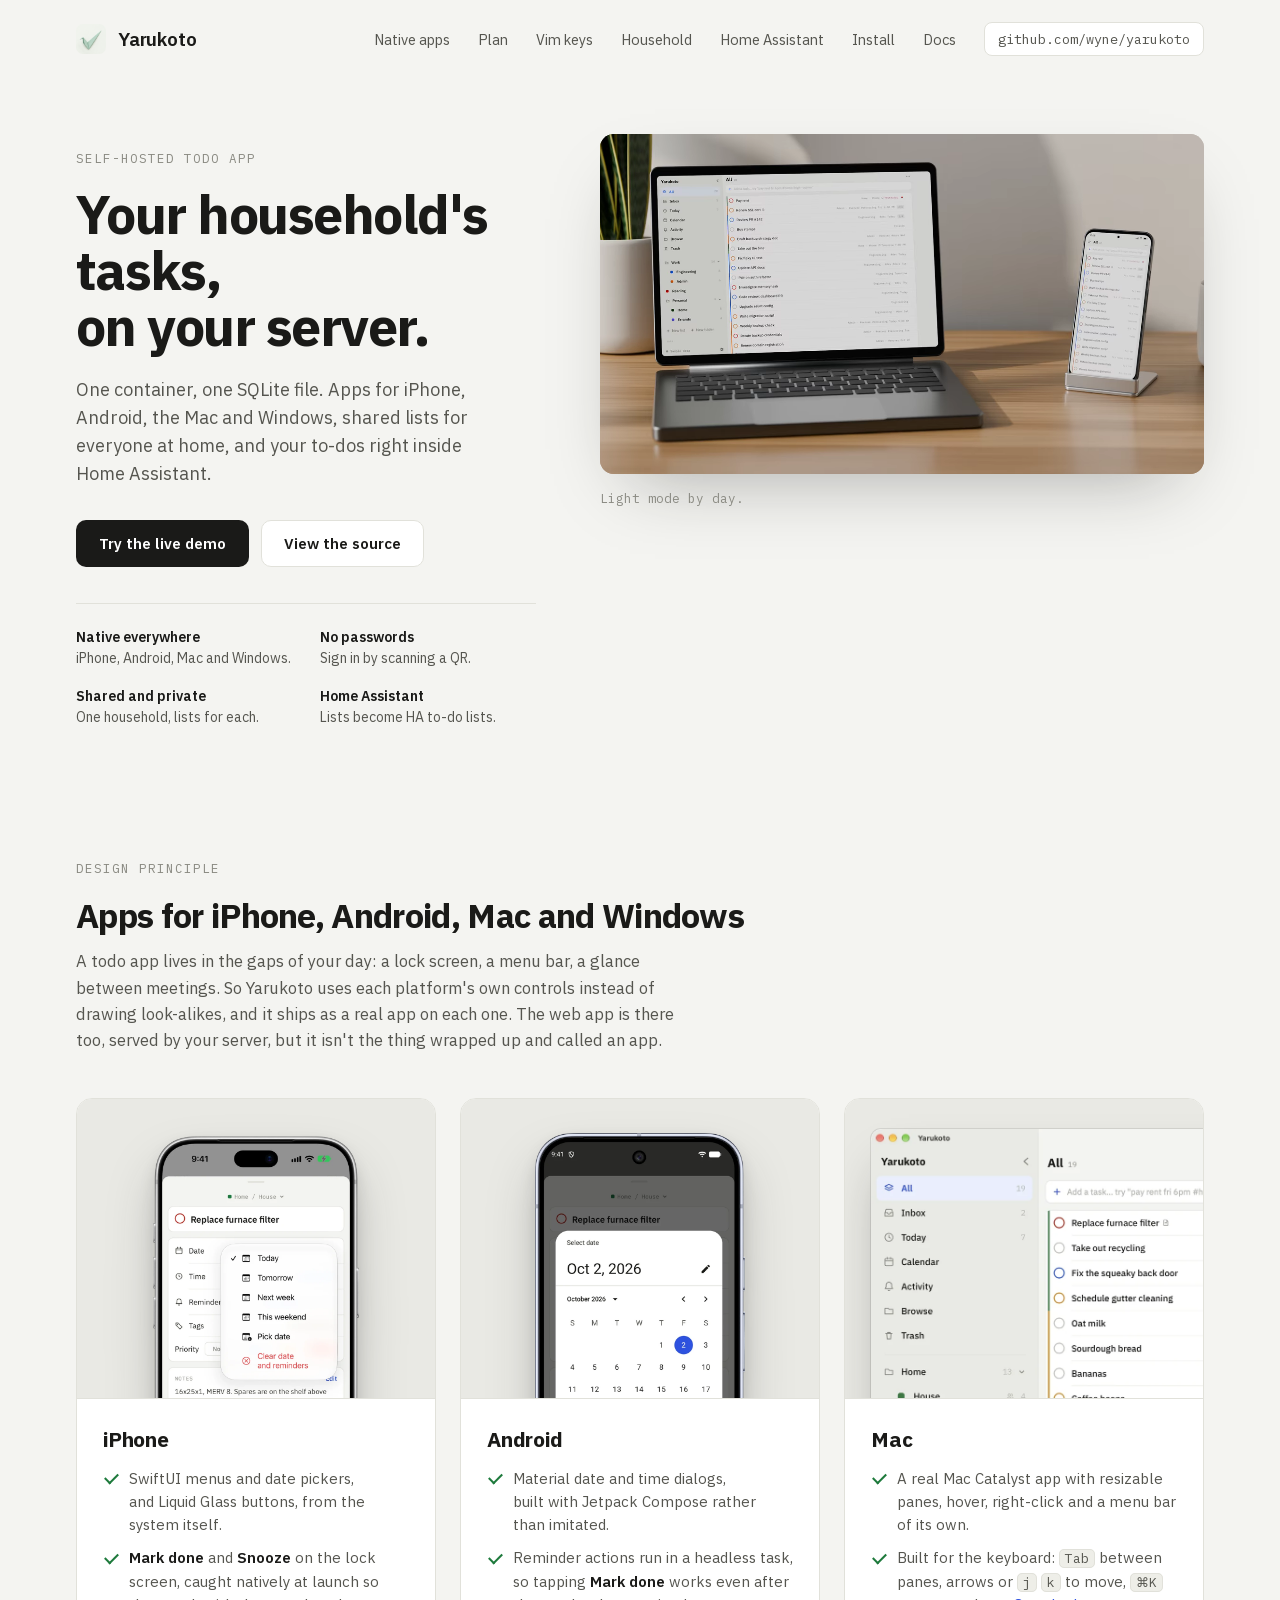
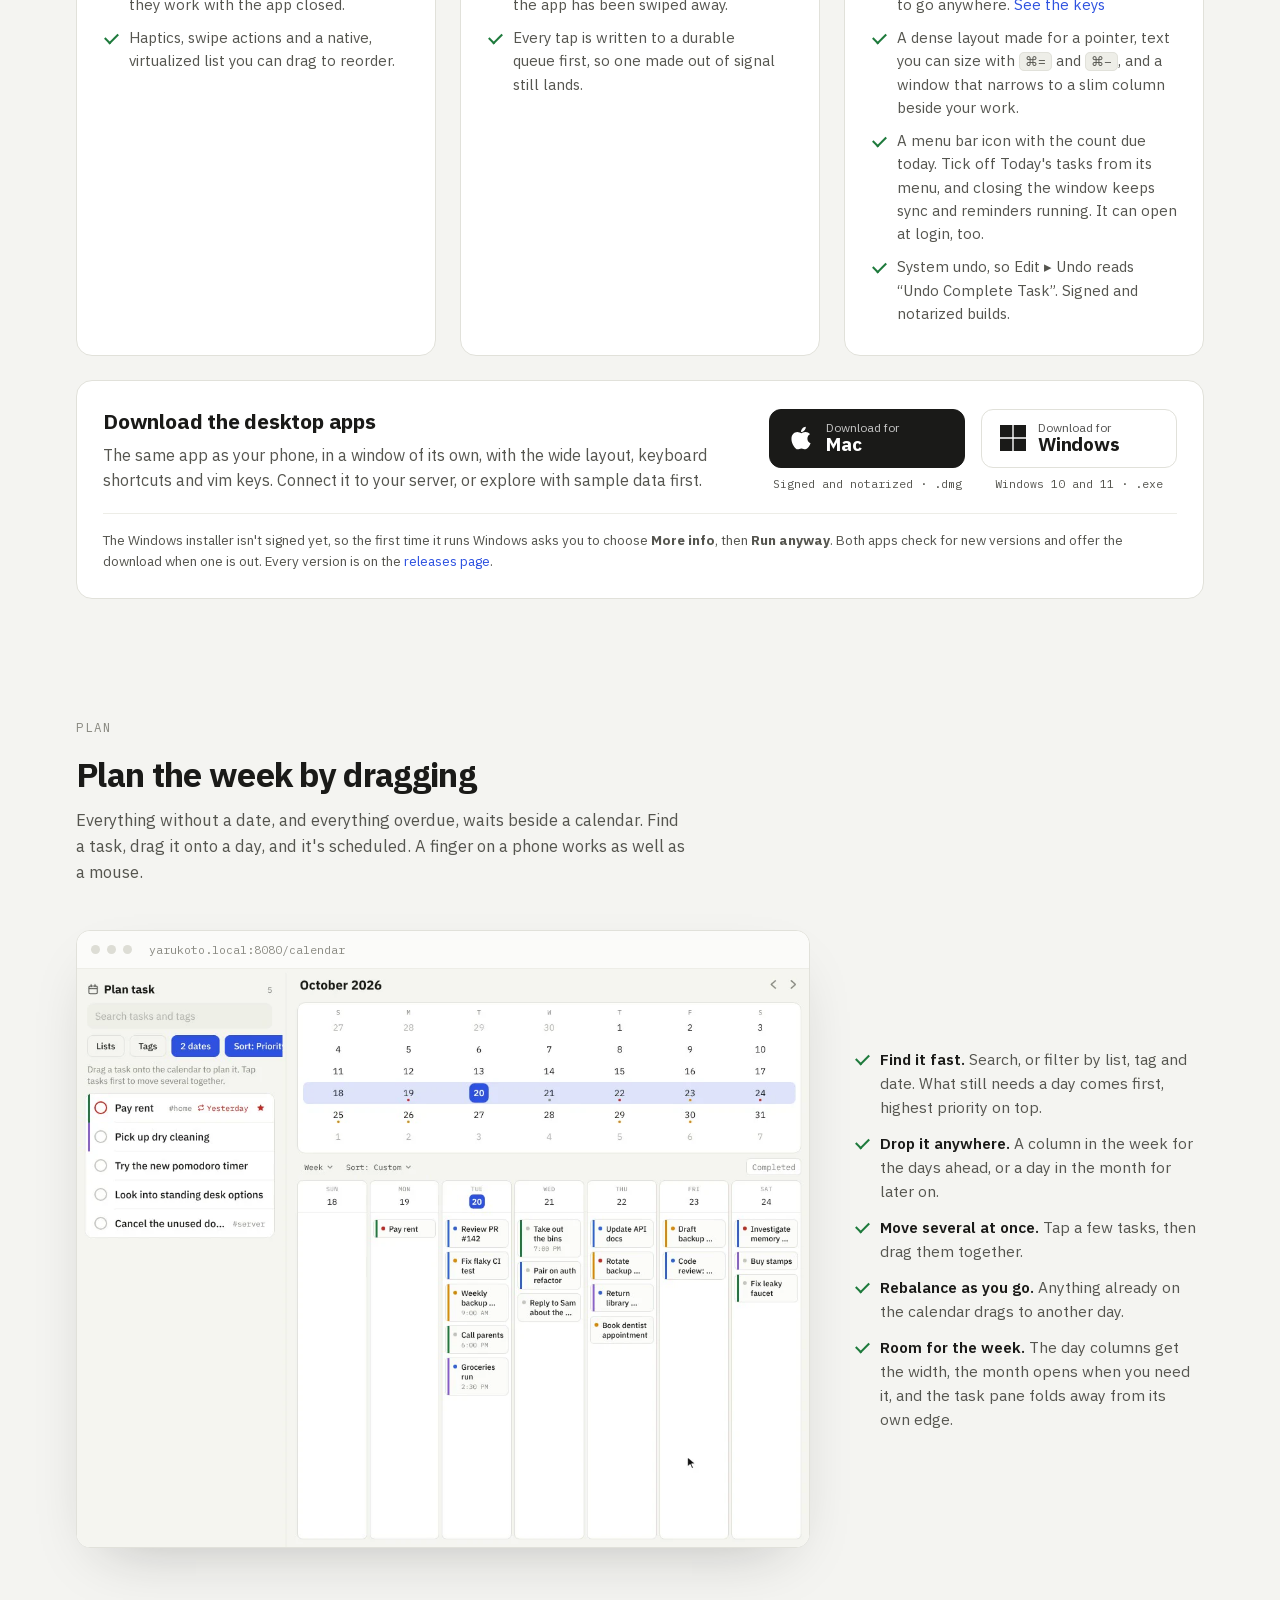
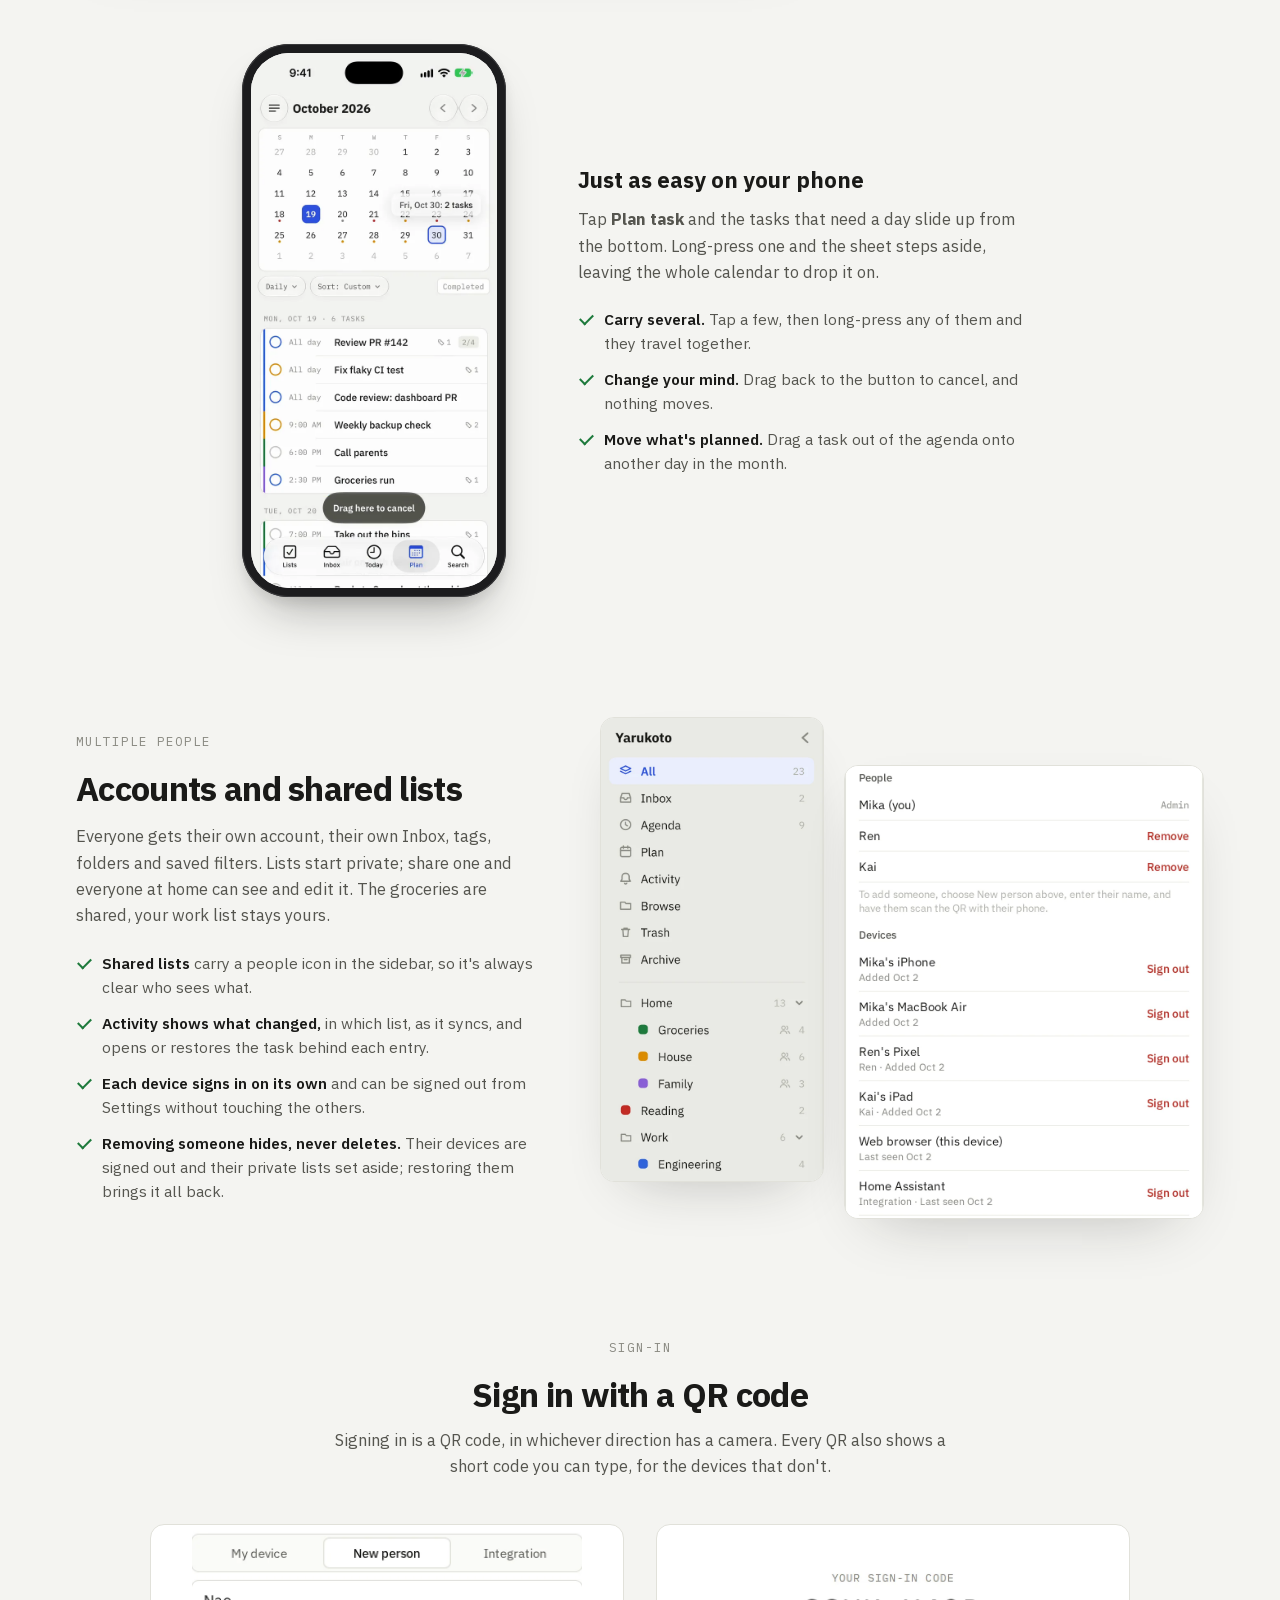
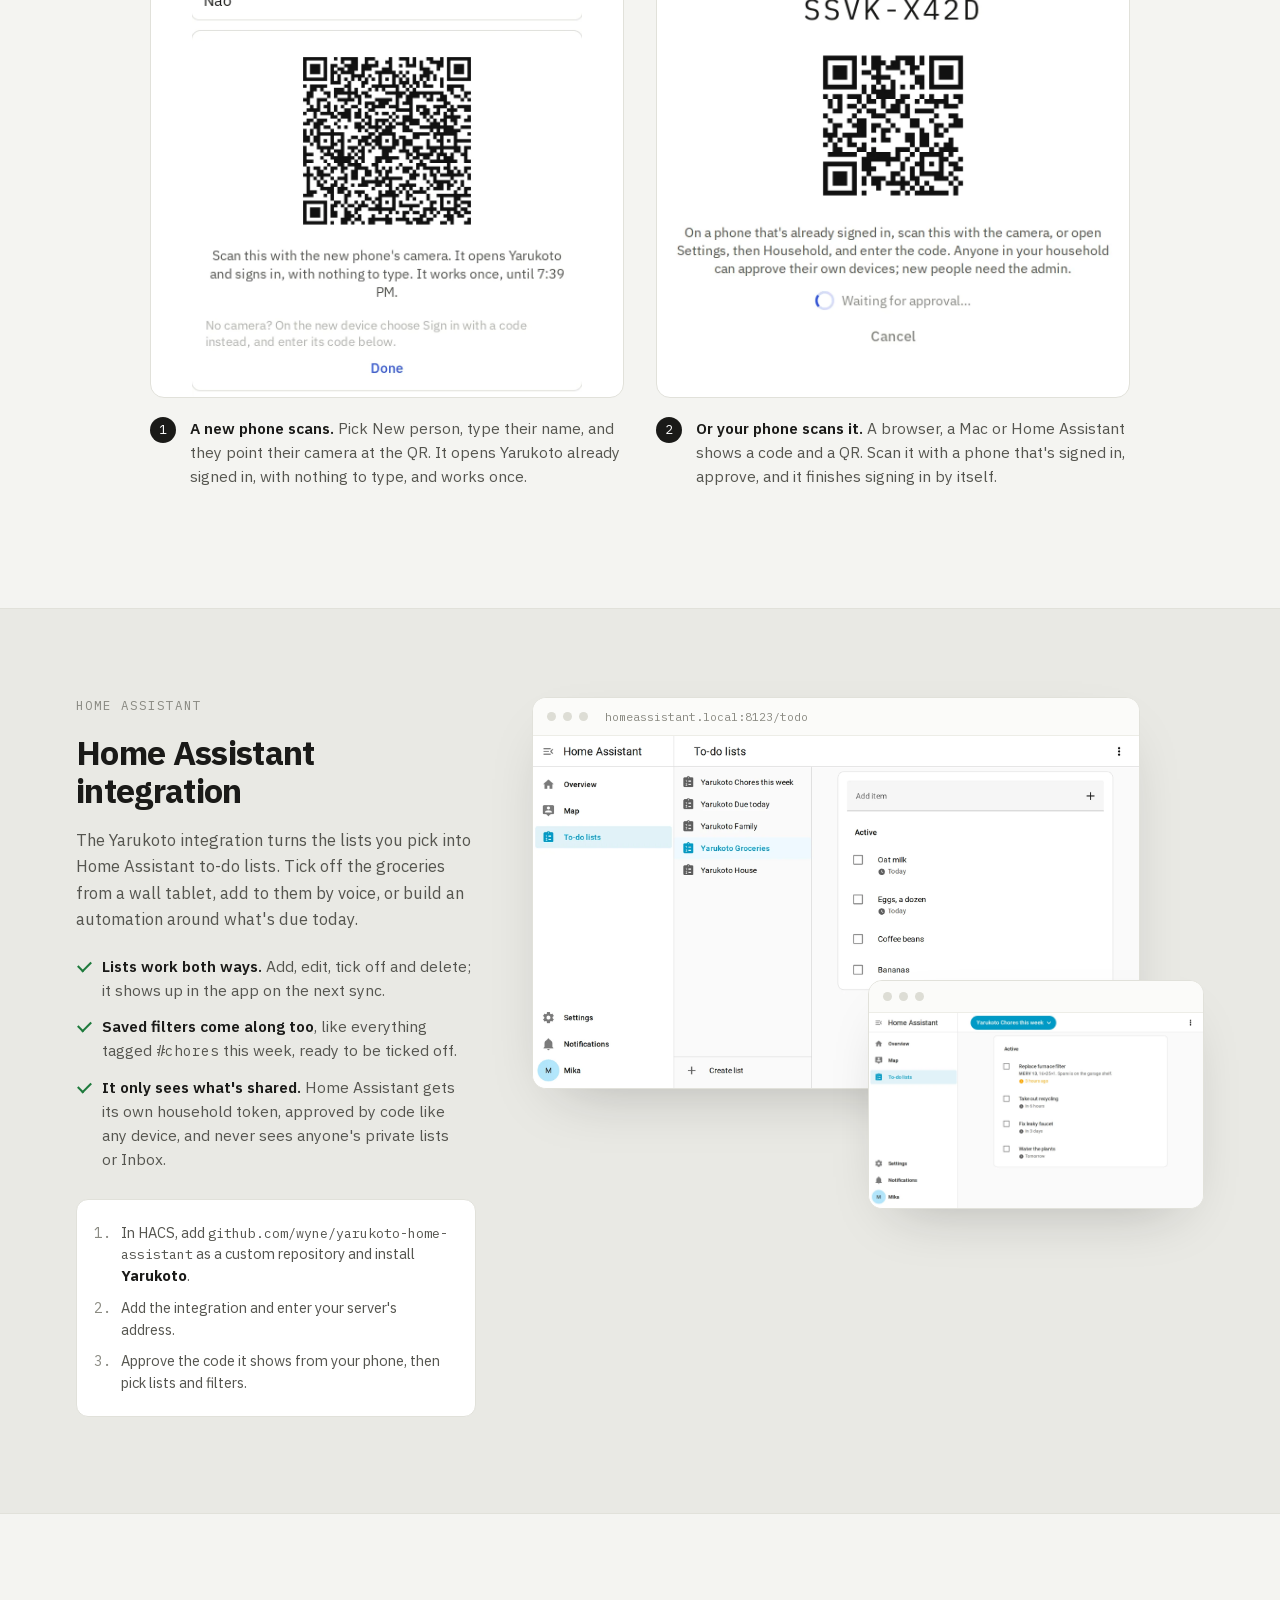
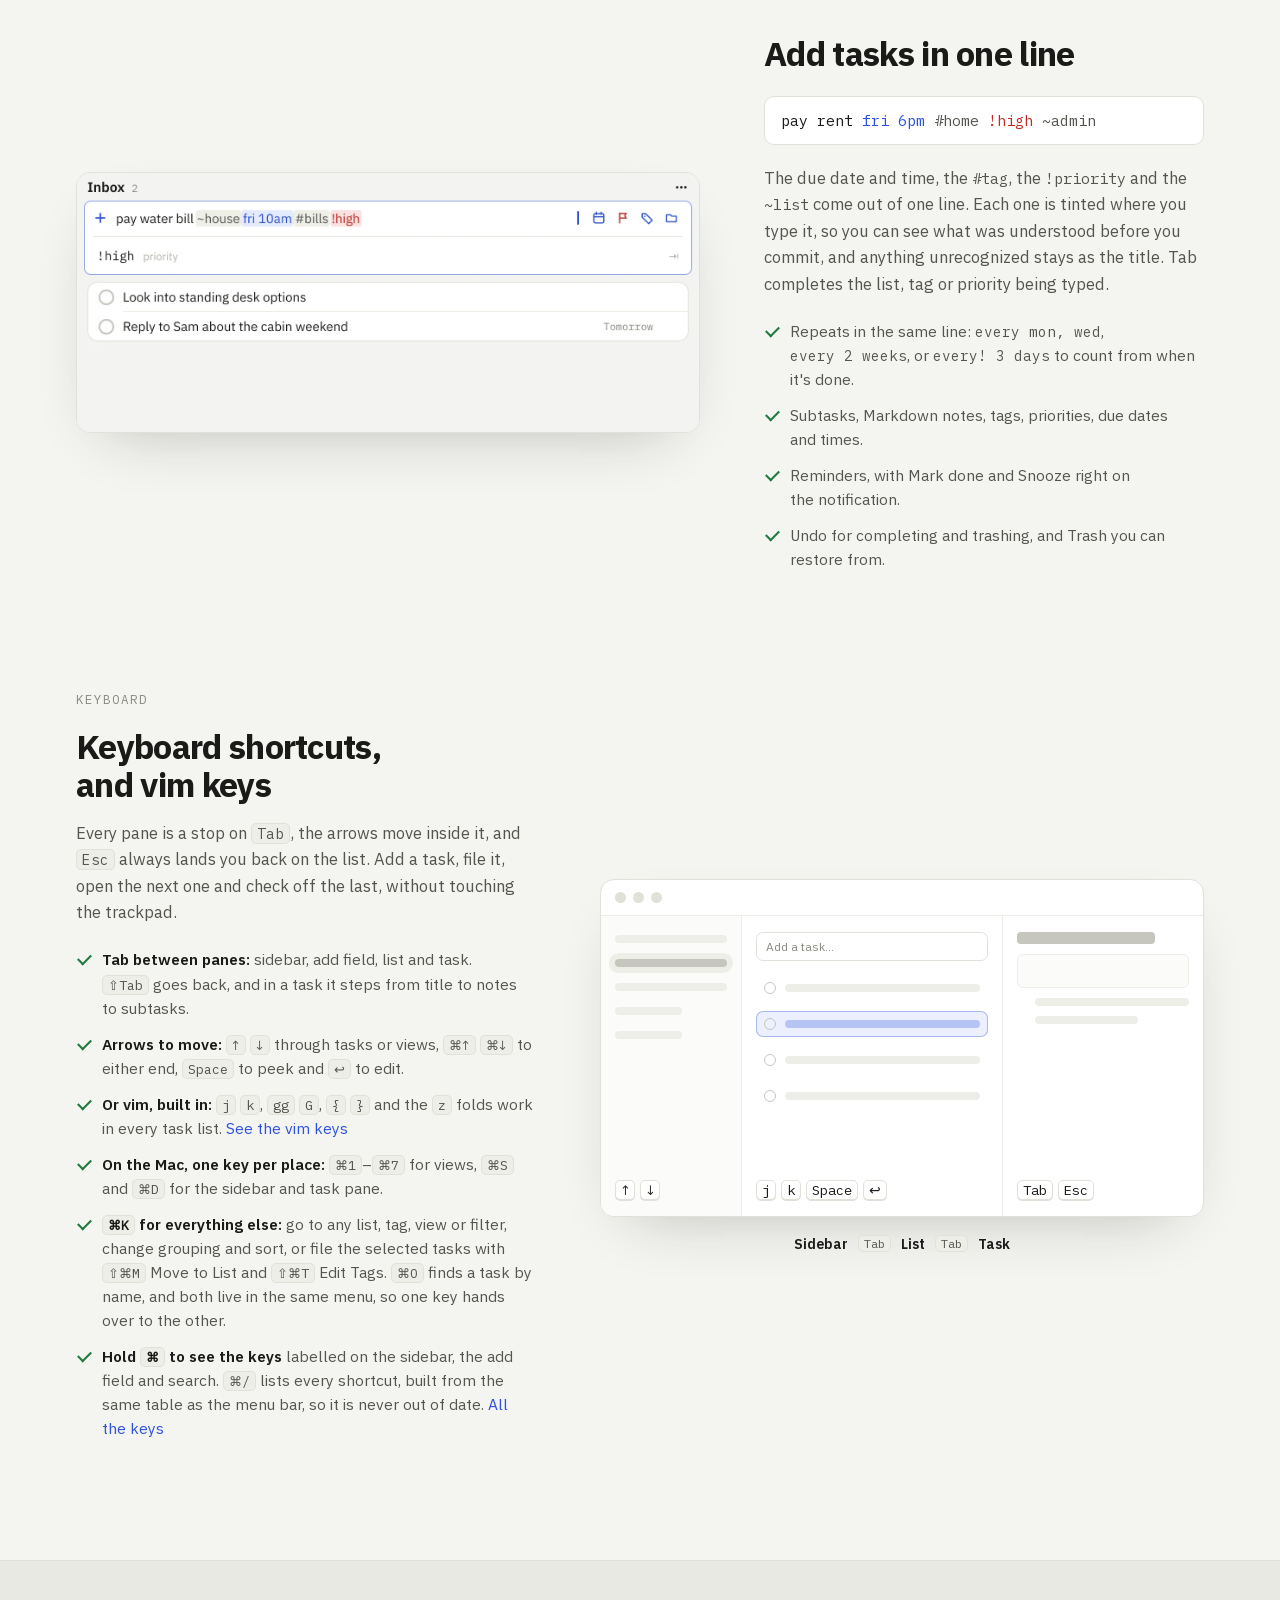
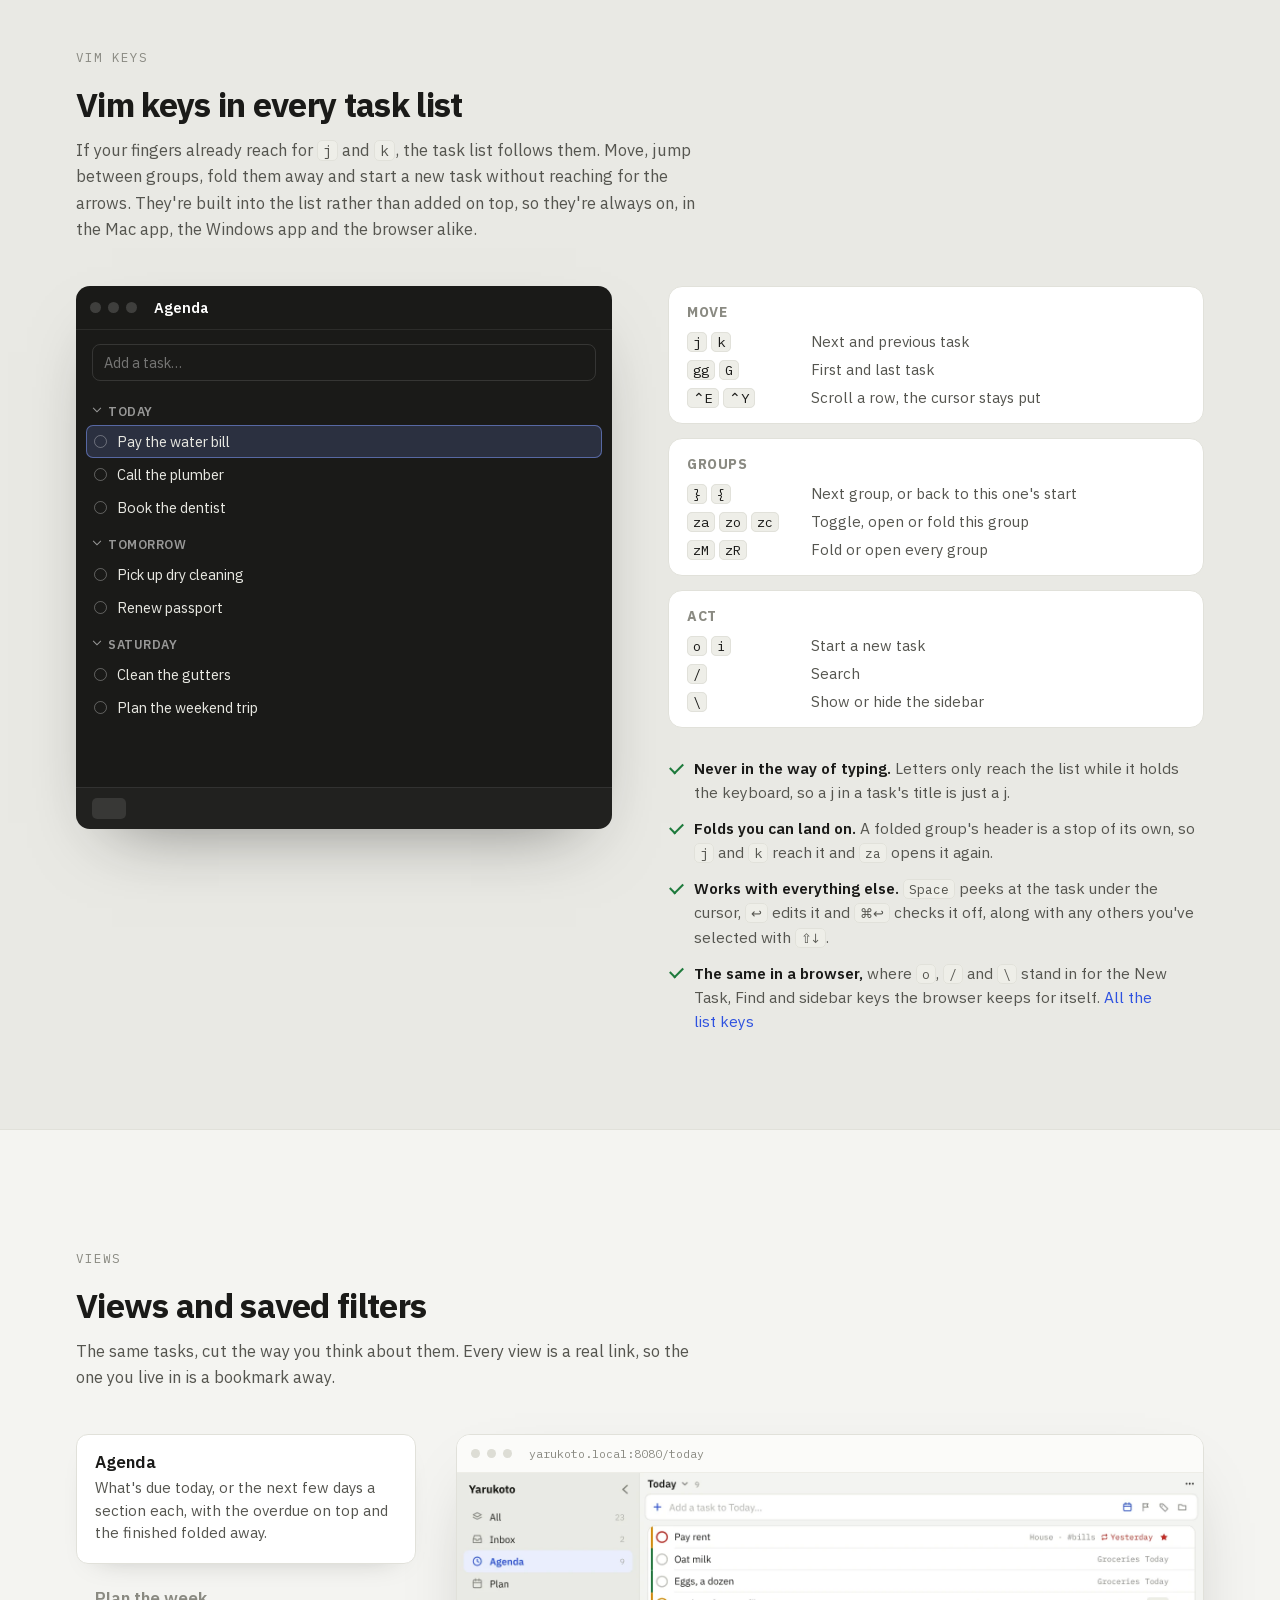
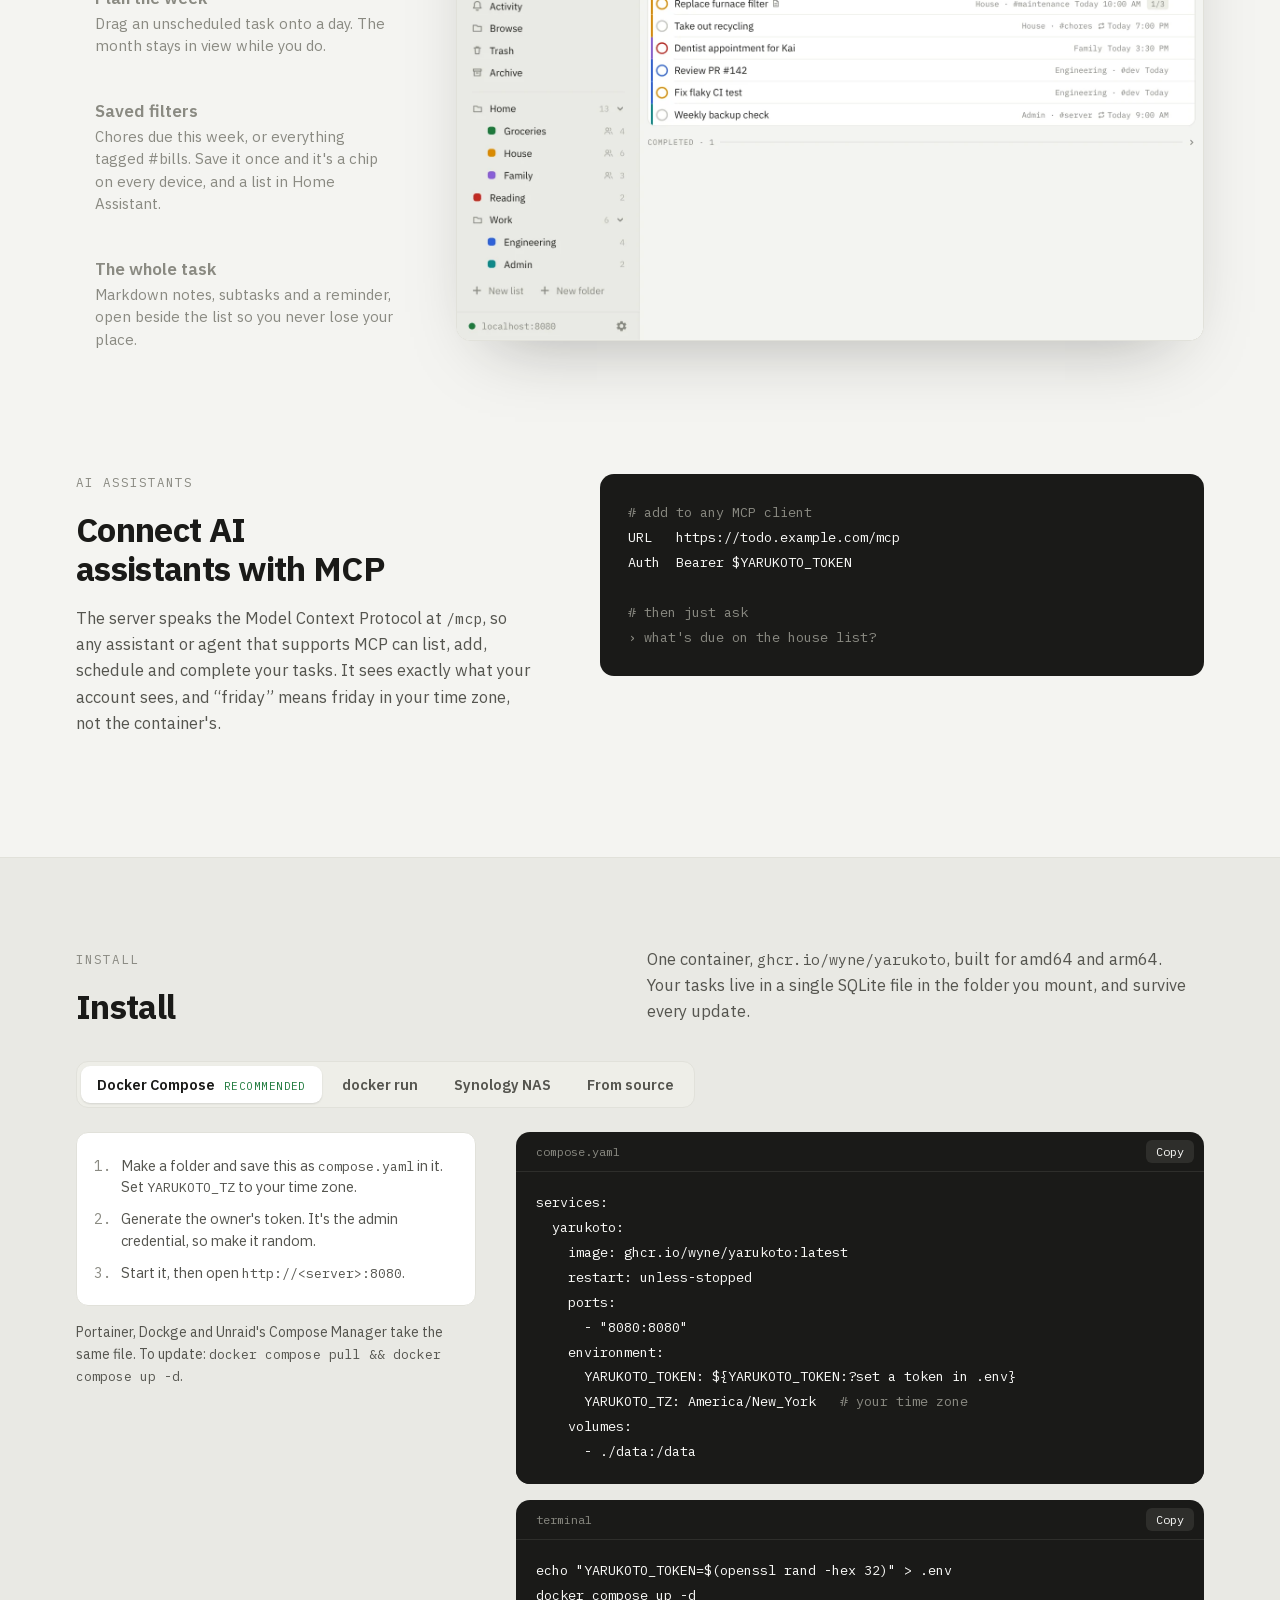
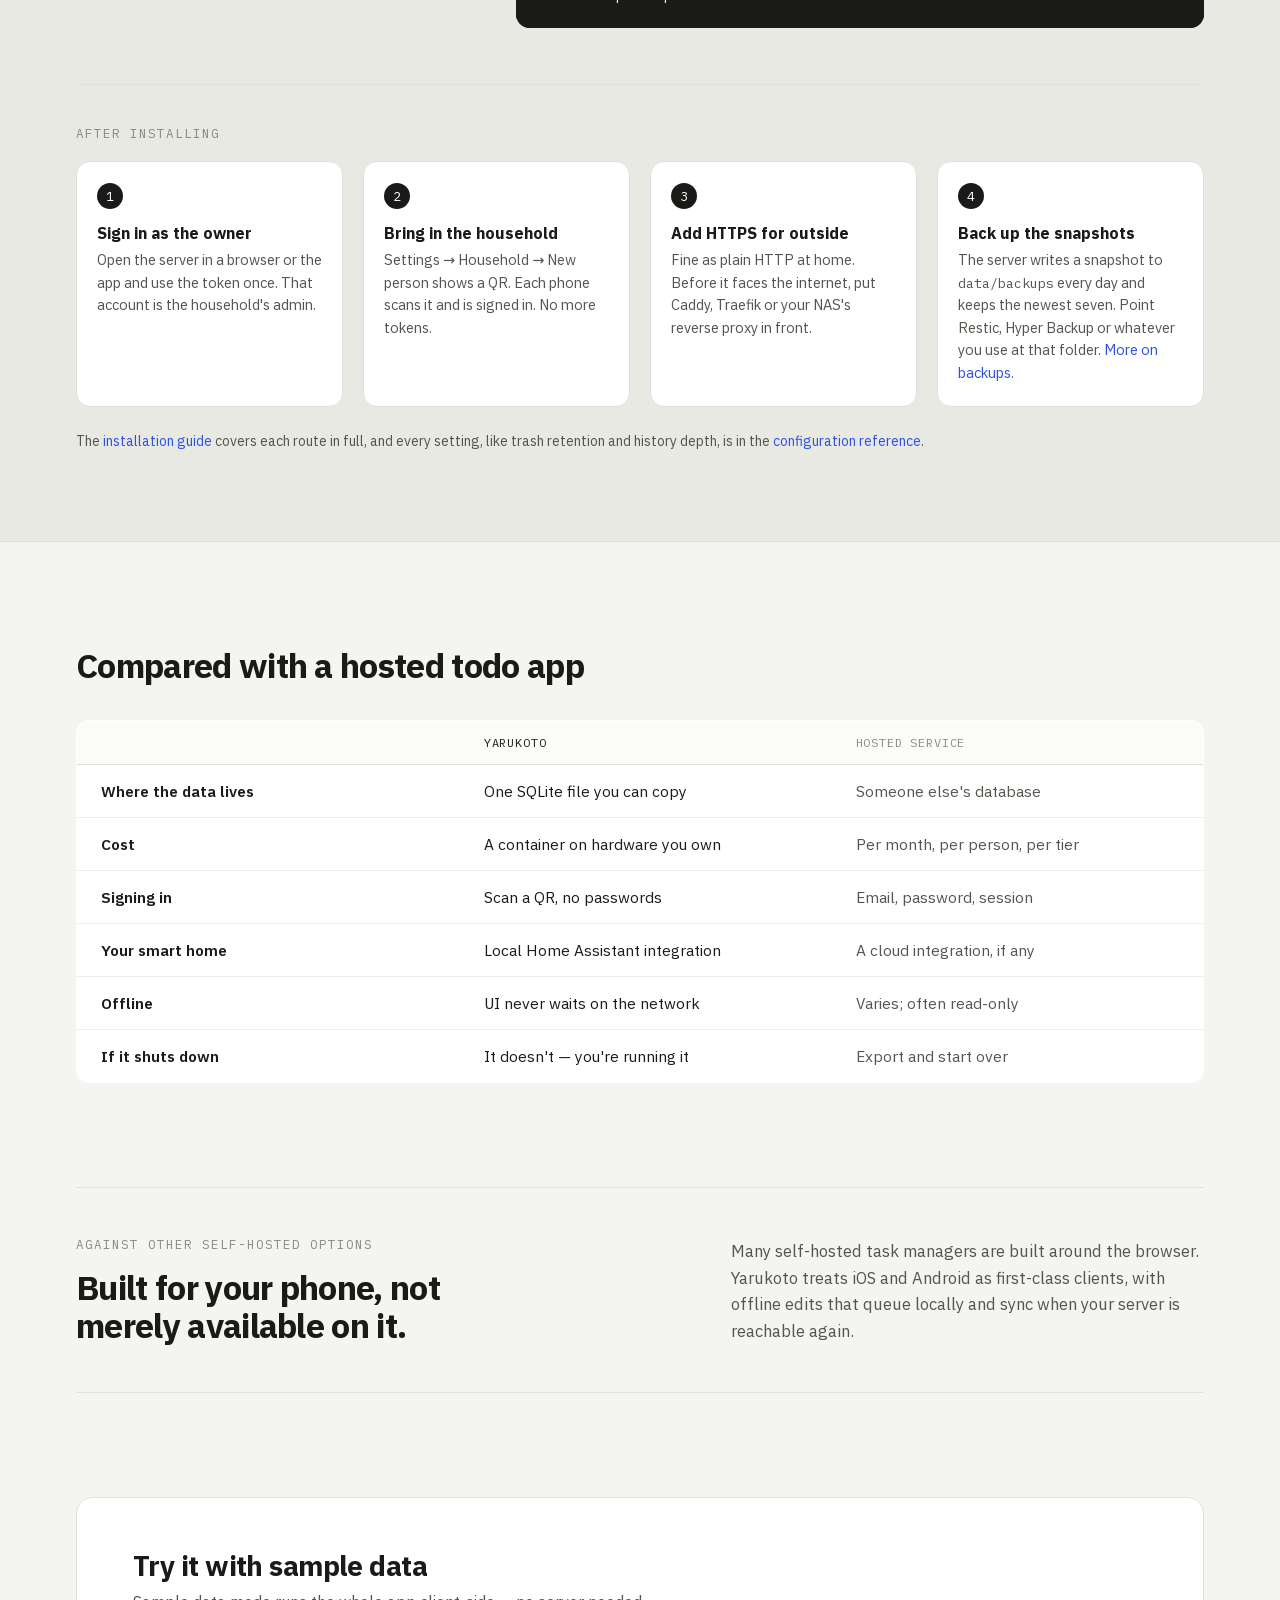
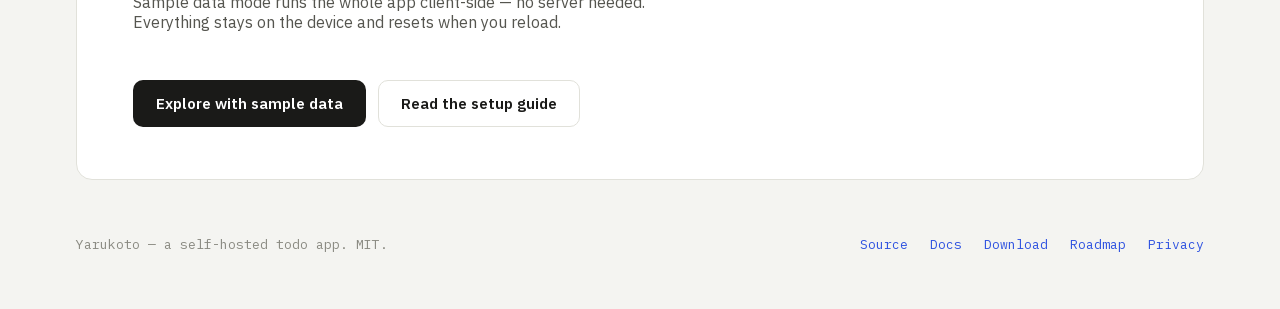
<file: index.html>
<!DOCTYPE html>
<html lang="en">
<head>
<meta charset="utf-8" />
<meta name="viewport" content="width=device-width, initial-scale=1" />
<title>Yarukoto — a self-hosted todo app for your household</title>
<meta name="description" content="A self-hosted todo app with native iPhone, Android and Mac apps, shared household lists with QR sign-in, and Home Assistant to-do lists. One container, one SQLite file, your data on your own server." />
<link rel="canonical" href="https://yarukotoapp.com/" />

<meta property="og:type" content="website" />
<meta property="og:url" content="https://yarukotoapp.com/" />
<meta property="og:title" content="Yarukoto — a self-hosted todo app for your household" />
<meta property="og:description" content="Native apps, shared household lists, QR sign-in and Home Assistant. One container, one SQLite file, your data on your own server." />
<meta property="og:image" content="https://yarukotoapp.com/assets/og-image.png" />
<meta name="twitter:card" content="summary_large_image" />

<link rel="icon" href="assets/favicon.png" />
<link rel="apple-touch-icon" href="assets/app-icon-180.png" />

<link rel="stylesheet" href="styles.css" />
<link rel="preload" href="assets/fonts/plex-sans-400.woff2" as="font" type="font/woff2" crossorigin />
<link rel="preload" href="assets/fonts/plex-sans-700.woff2" as="font" type="font/woff2" crossorigin />
</head>
<body>

<header class="site-header shell">
  <a class="brand" href="/">
    <img src="assets/app-icon-180.png" alt="" width="30" height="30" />
    <span>Yarukoto</span>
  </a>
  <nav class="site-nav">
    <a href="#native">Native apps</a>
    <a href="#plan">Plan</a>
    <a href="#vim">Vim keys</a>
    <a href="#household">Household</a>
    <a href="#home-assistant">Home Assistant</a>
    <a href="#install">Install</a>
    <a href="https://docs.yarukotoapp.com/">Docs</a>
    <a class="repo-pill" href="https://github.com/wyne/yarukoto">github.com/wyne/yarukoto</a>
  </nav>
</header>

<main>

  <section class="hero shell">
    <div class="hero-grid">
      <div class="hero-copy">
        <div class="eyebrow">Self-hosted todo app</div>
        <h1>Your household's tasks,<br class="br-wide" /> on your&nbsp;server.</h1>
        <p class="lede">One container, one SQLite file. Apps for iPhone, Android, the Mac and Windows, shared lists for everyone at home, and your to-dos right inside Home Assistant.</p>
        <div class="hero-actions">
          <a class="btn btn-primary" href="https://wyne.github.io/yarukoto/">Try the live demo</a>
          <a class="btn btn-secondary" href="https://github.com/wyne/yarukoto">View the source</a>
        </div>
        <dl class="hero-facts">
          <div><dt>Native everywhere</dt><dd>iPhone, Android, Mac and Windows.</dd></div>
          <div><dt>No passwords</dt><dd>Sign in by scanning a QR.</dd></div>
          <div><dt>Shared and private</dt><dd>One household, lists for each.</dd></div>
          <div><dt>Home Assistant</dt><dd>Lists become HA to-do lists.</dd></div>
        </dl>
      </div>

      <figure class="hero-scene" data-hero-scene>
        <video autoplay muted loop playsinline preload="auto" poster="assets/hero/day.webp" width="1280" height="720" aria-label="A laptop and a phone on a desk, both running Yarukoto. The daylight fades through golden hour into night, and both screens switch to dark mode as a desk lamp comes on."><source src="assets/hero/loop.webm" type="video/webm" /><source src="assets/hero/loop.mp4" type="video/mp4" /></video>
        <figcaption class="hero-scene-caption" aria-hidden="true">
          <span>Light mode by day.</span>
          <span>Dark mode by night.</span>
        </figcaption>
      </figure>
    </div>
  </section>

  <!-- ===================== native ===================== -->
  <section id="native" class="section shell">
    <div class="section-head">
      <div class="eyebrow">Design principle</div>
      <h2>Apps for iPhone, Android, Mac and Windows</h2>
      <p class="section-intro">A todo app lives in the gaps of your day: a lock screen, a menu bar, a glance between meetings. So Yarukoto uses each platform's own controls instead of drawing look-alikes, and it ships as a real app on each one. The web app is there too, served by your server, but it isn't the thing wrapped up and called an app.</p>
    </div>

    <div class="platforms">
      <article class="platform">
        <div class="platform-visual visual-phone">
          <div class="device">
            <img src="assets/ios-date-menu-framed.webp" width="720" height="1472" alt="Yarukoto on iPhone, picking a task's date from the system's native menu" loading="lazy" />
          </div>
        </div>
        <div class="platform-body">
          <h3>iPhone</h3>
          <ul class="ticks">
            <li>SwiftUI menus and date pickers, and Liquid Glass buttons, from the system itself.</li>
            <li><b>Mark done</b> and <b>Snooze</b> on the lock screen, caught natively at launch so they work with the app closed.</li>
            <li>Haptics, swipe actions and a native, virtualized list you can drag to reorder.</li>
          </ul>
        </div>
      </article>

      <article class="platform">
        <div class="platform-visual visual-phone">
          <div class="device">
            <img src="assets/android-date-dialog-framed.webp" width="720" height="1516" alt="Yarukoto on Android, picking a task's date in the system's Material date dialog" loading="lazy" />
          </div>
        </div>
        <div class="platform-body">
          <h3>Android</h3>
          <ul class="ticks">
            <li>Material date and time dialogs, built with Jetpack Compose rather than imitated.</li>
            <li>Reminder actions run in a headless task, so tapping <b>Mark done</b> works even after the app has been swiped away.</li>
            <li>Every tap is written to a durable queue first, so one made out of signal still lands.</li>
          </ul>
        </div>
      </article>

      <article class="platform">
        <div class="platform-visual visual-mac">
          <img class="mac-window" src="assets/mac-window.webp" width="1200" height="755" alt="Yarukoto's Mac window: a sidebar with the household's shared House, Groceries and Family lists, next to every task in the household" loading="lazy" />
        </div>
        <div class="platform-body">
          <h3>Mac</h3>
          <ul class="ticks">
            <li>A real Mac Catalyst app with resizable panes, hover, right-click and a menu bar of its own.</li>
            <li>Built for the keyboard: <kbd>Tab</kbd> between panes, arrows or <kbd>j</kbd> <kbd>k</kbd> to move, <kbd>⌘K</kbd> to go anywhere. <a href="#keyboard">See the keys</a></li>
            <li>A dense layout made for a pointer, text you can size with <kbd>⌘=</kbd> and <kbd>⌘−</kbd>, and a window that narrows to a slim column beside your work.</li>
            <li>A menu bar icon with the count due today. Tick off Today's tasks from its menu, and closing the window keeps sync and reminders running. It can open at login, too.</li>
            <li>System undo, so Edit ▸ Undo reads “Undo Complete Task”. Signed and notarized builds.</li>
          </ul>
        </div>
      </article>
    </div>

    <div id="download" class="downloads">
      <div class="downloads-copy">
        <h3>Download the desktop apps</h3>
        <p>The same app as your phone, in a window of its own, with the wide layout, keyboard shortcuts and vim keys. Connect it to your server, or explore with sample data first.</p>
      </div>
      <div class="downloads-actions">
        <div class="dl" data-os="mac">
          <a class="dl-badge is-primary" href="https://github.com/wyne/yarukoto/releases/latest/download/Yarukoto-mac.dmg">
            <svg class="dl-logo" viewBox="0 0 384 512" aria-hidden="true"><path fill="currentColor" d="M318.7 268.7c-.2-36.7 16.4-64.4 50-84.8-18.8-26.9-47.2-41.7-84.7-44.6-35.5-2.8-74.3 20.7-88.5 20.7-15 0-49.4-19.7-76.4-19.7C63.3 141.2 4 184.8 4 273.5q0 39.3 14.4 81.2c12.8 36.7 59 126.7 107.2 125.2 25.2-.6 43-17.9 75.8-17.9 31.8 0 48.3 17.9 76.4 17.9 48.6-.7 90.4-82.5 102.6-119.3-65.2-30.7-61.7-90-61.7-91.9zm-56.6-164.2c27.3-32.4 24.8-61.9 24-72.5-24.1 1.4-52 16.4-67.9 34.9-17.5 19.8-27.8 44.3-25.6 71.9 26.1 2 49.9-11.4 69.5-34.3z"/></svg>
            <span class="dl-text"><span class="dl-small">Download for</span><span class="dl-os">Mac</span></span>
          </a>
          <span class="dl-meta">Signed and notarized · .dmg</span>
        </div>
        <div class="dl" data-os="windows">
          <a class="dl-badge" href="https://github.com/wyne/yarukoto/releases/latest/download/Yarukoto-windows-setup.exe">
            <svg class="dl-logo" viewBox="0 0 448 448" aria-hidden="true"><path fill="currentColor" d="M0 0h212v212H0zM236 0h212v212H236zM0 236h212v212H0zM236 236h212v212H236z"/></svg>
            <span class="dl-text"><span class="dl-small">Download for</span><span class="dl-os">Windows</span></span>
          </a>
          <span class="dl-meta">Windows 10 and 11 · .exe</span>
        </div>
      </div>
      <p class="dl-note">The Windows installer isn't signed yet, so the first time it runs Windows asks you to choose <b>More info</b>, then <b>Run anyway</b>. Both apps check for new versions and offer the download when one is out. Every version is on the <a href="https://github.com/wyne/yarukoto/releases">releases page</a>.</p>
    </div>
  </section>

  <!-- ===================== plan ===================== -->
  <section id="plan" class="section shell">
    <div class="section-head">
      <div class="eyebrow">Plan</div>
      <h2>Plan the week by dragging</h2>
      <p class="section-intro">Everything without a date, and everything overdue, waits beside a calendar. Find a task, drag it onto a day, and it's scheduled. A finger on a phone works as well as a mouse.</p>
    </div>
    <div class="plan-grid">
      <div class="browser">
        <div class="browser-bar">
          <i></i><i></i><i></i>
          <span class="url">yarukoto.local:8080/calendar</span>
        </div>
        <video class="plan-video" data-plan-video src="assets/plan-drag-desktop.mp4" poster="assets/plan-drag-desktop-poster.webp" width="1140" height="900" autoplay muted loop playsinline preload="metadata" aria-label="Dragging tasks from the Plan pane onto days in the week and the month, including two at once, then moving a scheduled task to another day"></video>
      </div>
      <ul class="ticks plan-points">
        <li><b>Find it fast.</b> Search, or filter by list, tag and date. What still needs a day comes first, highest priority on top.</li>
        <li><b>Drop it anywhere.</b> A column in the week for the days ahead, or a day in the month for later on.</li>
        <li><b>Move several at once.</b> Tap a few tasks, then drag them together.</li>
        <li><b>Rebalance as you go.</b> Anything already on the calendar drags to another day.</li>
        <li><b>Room for the week.</b> The day columns get the width, the month opens when you need it, and the task pane folds away from its own edge.</li>
      </ul>
    </div>
    <div class="plan-phone">
      <div class="phone-frame">
        <video data-plan-video src="assets/plan-drag-phone.mp4" poster="assets/plan-drag-phone-poster.webp" width="600" height="1304" autoplay muted loop playsinline preload="metadata" aria-label="On iPhone, opening Plan task and long-pressing a task onto a day in the month, then two selected tasks at once, then moving a task from today's agenda to another day"></video>
      </div>
      <div>
        <h3>Just as easy on your phone</h3>
        <p class="body-copy">Tap <b>Plan task</b> and the tasks that need a day slide up from the bottom. Long-press one and the sheet steps aside, leaving the whole calendar to drop it on.</p>
        <ul class="ticks">
          <li><b>Carry several.</b> Tap a few, then long-press any of them and they travel together.</li>
          <li><b>Change your mind.</b> Drag back to the button to cancel, and nothing moves.</li>
          <li><b>Move what's planned.</b> Drag a task out of the agenda onto another day in the month.</li>
        </ul>
      </div>
    </div>
  </section>

  <!-- ===================== household ===================== -->
  <section id="household" class="section shell">
    <div class="split split-shot-right">
      <div>
        <div class="eyebrow">Multiple people</div>
        <h2>Accounts and shared lists</h2>
        <p class="body-copy">Everyone gets their own account, their own Inbox, tags, folders and saved filters. Lists start private; share one and everyone at home can see and edit it. The groceries are shared, your work list stays yours.</p>
        <ul class="ticks">
          <li><b>Shared lists</b> carry a people icon in the sidebar, so it's always clear who sees what.</li>
          <li><b>Activity shows what changed,</b> in which list, as it syncs, and opens or restores the task behind each entry.</li>
          <li><b>Each device signs in on its own</b> and can be signed out from Settings without touching the others.</li>
          <li><b>Removing someone hides, never deletes.</b> Their devices are signed out and their private lists set aside; restoring them brings it all back.</li>
        </ul>
      </div>
      <div class="household-shots">
        <figure class="framed household-sidebar">
          <img src="assets/web-sidebar.webp" width="600" height="1800" alt="Yarukoto's sidebar: Groceries, House and Family are shared lists with a people icon; Reading, Engineering and Admin are private" loading="lazy" />
        </figure>
        <figure class="framed household-people">
          <img src="assets/household-people.webp" width="880" height="1110" alt="The Household section of Settings, listing three people and their devices, including a Home Assistant integration" loading="lazy" />
        </figure>
      </div>
    </div>
  </section>

  <!-- ===================== QR sign-in ===================== -->
  <section id="signin" class="section shell">
    <div class="section-head center">
      <div class="eyebrow">Sign-in</div>
      <h2>Sign in with a QR code</h2>
      <p class="section-intro">Signing in is a QR code, in whichever direction has a camera. Every QR also shows a short code you can type, for the devices that don't.</p>
    </div>
    <div class="qr-flow">
      <figure class="qr-step">
        <div class="framed"><img src="assets/household-invite-qr.webp" width="808" height="980" alt="Settings showing a one-time QR code for a new person named Nao to scan" loading="lazy" /></div>
        <figcaption><span class="step">1</span><div><b>A new phone scans.</b> Pick New person, type their name, and they point their camera at the QR. It opens Yarukoto already signed in, with nothing to type, and works once.</div></figcaption>
      </figure>
      <figure class="qr-step">
        <div class="framed"><img src="assets/signin-code.webp" width="996" height="856" alt="The web app's sign-in screen showing a code, SSVK-X42D, and a QR code waiting for approval" loading="lazy" /></div>
        <figcaption><span class="step">2</span><div><b>Or your phone scans it.</b> A browser, a Mac or Home Assistant shows a code and a QR. Scan it with a phone that's signed in, approve, and it finishes signing in by itself.</div></figcaption>
      </figure>
    </div>
  </section>

  <!-- ===================== Home Assistant ===================== -->
  <section id="home-assistant" class="band band-ha">
    <div class="shell ha-grid">
      <div class="ha-copy">
        <div class="eyebrow">Home Assistant</div>
        <h2>Home Assistant integration</h2>
        <p class="body-copy">The Yarukoto integration turns the lists you pick into Home Assistant to-do lists. Tick off the groceries from a wall tablet, add to them by voice, or build an automation around what's due today.</p>
        <ul class="ticks">
          <li><b>Lists work both ways.</b> Add, edit, tick off and delete; it shows up in the app on the next sync.</li>
          <li><b>Saved filters come along too</b>, like everything tagged <code>#chores</code> this week, ready to be ticked off.</li>
          <li><b>It only sees what's shared.</b> Home Assistant gets its own household token, approved by code like any device, and never sees anyone's private lists or Inbox.</li>
        </ul>
        <ol class="steps">
          <li>In HACS, add <code>github.com/wyne/yarukoto-home-assistant</code> as a custom repository and install <b>Yarukoto</b>.</li>
          <li>Add the integration and enter your server's address.</li>
          <li>Approve the code it shows from your phone, then pick lists and filters.</li>
        </ol>
      </div>
      <div class="ha-shots">
        <div class="browser">
          <div class="browser-bar">
            <i></i><i></i><i></i>
            <span class="url">homeassistant.local:8123/todo</span>
          </div>
          <img src="assets/ha-todo-groceries.webp" width="1800" height="1047" alt="Home Assistant's To-do lists panel showing Yarukoto Groceries, House, Family and two saved filters, with the Groceries list open" loading="lazy" />
        </div>
        <div class="browser browser-small">
          <div class="browser-bar"><i></i><i></i><i></i></div>
          <img src="assets/ha-todo-filter.webp" width="1440" height="840" alt="The Chores this week saved filter as a Home Assistant to-do list, including a task's Markdown notes" loading="lazy" />
        </div>
      </div>
    </div>
  </section>

  <!-- ===================== quick add ===================== -->
  <section id="quickadd" class="section shell">
    <div class="split split-shot-left">
      <div class="framed framed-shadow">
        <img src="assets/web-quick-add.webp" width="1440" height="600" alt="The add field with 'pay water bill ~house fri 10am #bills !high' typed in: each token is tinted where it was typed, a suggestion offers !high to complete with Tab, and the date, priority and list buttons light up to match" loading="lazy" />
      </div>
      <div>
        <h2>Add tasks in one line</h2>
        <div class="syntax-sample">pay rent <span class="tok-date">fri 6pm</span> <span class="tok-meta">#home</span> <span class="tok-prio">!high</span> <span class="tok-meta">~admin</span></div>
        <p class="body-copy" style="margin:0">The due date and time, the <code>#tag</code>, the <code>!priority</code> and the <code>~list</code> come out of one line. Each one is tinted where you type it, so you can see what was understood before you commit, and anything unrecognized stays as the title. Tab completes the list, tag or priority being typed.</p>
        <ul class="ticks">
          <li>Repeats in the same line: <code>every mon, wed</code>, <code>every 2 weeks</code>, or <code>every! 3 days</code> to count from when it's done.</li>
          <li>Subtasks, Markdown notes, tags, priorities, due dates and times.</li>
          <li>Reminders, with Mark done and Snooze right on the notification.</li>
          <li>Undo for completing and trashing, and Trash you can restore from.</li>
        </ul>
      </div>
    </div>
  </section>

  <!-- ===================== keyboard ===================== -->
  <section id="keyboard" class="section shell">
    <div class="split split-shot-right">
      <div>
        <div class="eyebrow">Keyboard</div>
        <h2>Keyboard shortcuts, and vim keys</h2>
        <p class="body-copy">Every pane is a stop on <kbd>Tab</kbd>, the arrows move inside it, and <kbd>Esc</kbd> always lands you back on the list. Add a task, file it, open the next one and check off the last, without touching the trackpad.</p>
        <ul class="ticks">
          <li><b>Tab between panes:</b> sidebar, add field, list and task. <kbd>⇧Tab</kbd> goes back, and in a task it steps from title to notes to subtasks.</li>
          <li><b>Arrows to move:</b> <kbd>↑</kbd> <kbd>↓</kbd> through tasks or views, <kbd>⌘↑</kbd> <kbd>⌘↓</kbd> to either end, <kbd>Space</kbd> to peek and <kbd>↩</kbd> to edit.</li>
          <li><b>Or vim, built in:</b> <kbd>j</kbd> <kbd>k</kbd>, <kbd>gg</kbd> <kbd>G</kbd>, <kbd>{</kbd> <kbd>}</kbd> and the <kbd>z</kbd> folds work in every task list. <a href="#vim">See the vim keys</a></li>
          <li><b>On the Mac, one key per place:</b> <kbd>⌘1</kbd>–<kbd>⌘7</kbd> for views, <kbd>⌘S</kbd> and <kbd>⌘D</kbd> for the sidebar and task pane.</li>
          <li><b><kbd>⌘K</kbd> for everything else:</b> go to any list, tag, view or filter, change grouping and sort, or file the selected tasks with <kbd>⇧⌘M</kbd> Move to List and <kbd>⇧⌘T</kbd> Edit Tags. <kbd>⌘O</kbd> finds a task by name, and both live in the same menu, so one key hands over to the other.</li>
          <li><b>Hold <kbd>⌘</kbd> to see the keys</b> labelled on the sidebar, the add field and search. <kbd>⌘/</kbd> lists every shortcut, built from the same table as the menu bar, so it is never out of date. <a href="https://docs.yarukotoapp.com/using/keyboard/">All the keys</a></li>
        </ul>
      </div>
      <div class="keymap" aria-hidden="true">
        <div class="keymap-window">
          <div class="keymap-bar"><i></i><i></i><i></i></div>
          <div class="keymap-panes">
            <div class="keymap-pane keymap-side">
              <span class="km-row"></span>
              <span class="km-row is-on"></span>
              <span class="km-row"></span>
              <span class="km-row km-short"></span>
              <span class="km-row km-short"></span>
              <span class="km-keys"><kbd>↑</kbd><kbd>↓</kbd></span>
            </div>
            <div class="keymap-pane keymap-list">
              <span class="km-add">Add a task…</span>
              <span class="km-task"><b></b><span></span></span>
              <span class="km-task is-on"><b></b><span></span></span>
              <span class="km-task"><b></b><span class="km-short"></span></span>
              <span class="km-task"><b></b><span></span></span>
              <span class="km-keys"><kbd>j</kbd><kbd>k</kbd><kbd>Space</kbd><kbd>↩</kbd></span>
            </div>
            <div class="keymap-pane keymap-task">
              <span class="km-field km-title"></span>
              <span class="km-field km-notes"></span>
              <span class="km-sub"></span>
              <span class="km-sub km-short"></span>
              <span class="km-keys"><kbd>Tab</kbd><kbd>Esc</kbd></span>
            </div>
          </div>
        </div>
        <div class="keymap-flow">
          <span>Sidebar</span><kbd>Tab</kbd><span>List</span><kbd>Tab</kbd><span>Task</span>
        </div>
      </div>
    </div>
  </section>


  <!-- ===================== vim ===================== -->
  <section id="vim" class="band band-vim">
    <div class="shell vim">
      <div class="section-head">
        <div class="eyebrow">Vim keys</div>
        <h2>Vim keys in every task list</h2>
        <p class="section-intro">If your fingers already reach for <kbd>j</kbd> and <kbd>k</kbd>, the task list follows them. Move, jump between groups, fold them away and start a new task without reaching for the arrows. They're built into the list rather than added on top, so they're always on, in the Mac app, the Windows app and the browser alike.</p>
      </div>

      <div class="vim-grid">
        <figure class="vim-demo" data-vim-demo aria-label="A task list driven from the keyboard: j and k move the cursor, } jumps to the next group, za folds it, zM and zR fold and open every group, and o starts a new task">
          <div class="vim-window" aria-hidden="true">
            <div class="vim-bar"><i></i><i></i><i></i><span>Agenda</span></div>
            <div class="vim-add" data-vim-add><span data-vim-add-text>Add a task…</span><b class="vim-caret"></b></div>
            <div class="vim-list" data-vim-list></div>
            <div class="vim-status">
              <span class="vim-keys" data-vim-keys>&nbsp;</span>
              <span class="vim-what" data-vim-what>&nbsp;</span>
            </div>
          </div>
        </figure>

        <div class="vim-copy">
          <div class="vim-cards">
            <div class="vim-card">
              <h3>Move</h3>
              <dl>
                <div><dt><kbd>j</kbd> <kbd>k</kbd></dt><dd>Next and previous task</dd></div>
                <div><dt><kbd>gg</kbd> <kbd>G</kbd></dt><dd>First and last task</dd></div>
                <div><dt><kbd>⌃E</kbd> <kbd>⌃Y</kbd></dt><dd>Scroll a row, the cursor stays put</dd></div>
              </dl>
            </div>
            <div class="vim-card">
              <h3>Groups</h3>
              <dl>
                <div><dt><kbd>}</kbd> <kbd>{</kbd></dt><dd>Next group, or back to this one's start</dd></div>
                <div><dt><kbd>za</kbd> <kbd>zo</kbd> <kbd>zc</kbd></dt><dd>Toggle, open or fold this group</dd></div>
                <div><dt><kbd>zM</kbd> <kbd>zR</kbd></dt><dd>Fold or open every group</dd></div>
              </dl>
            </div>
            <div class="vim-card">
              <h3>Act</h3>
              <dl>
                <div><dt><kbd>o</kbd> <kbd>i</kbd></dt><dd>Start a new task</dd></div>
                <div><dt><kbd>/</kbd></dt><dd>Search</dd></div>
                <div><dt><kbd>\</kbd></dt><dd>Show or hide the sidebar</dd></div>
              </dl>
            </div>
          </div>
          <ul class="ticks">
            <li><b>Never in the way of typing.</b> Letters only reach the list while it holds the keyboard, so a j in a task's title is just a j.</li>
            <li><b>Folds you can land on.</b> A folded group's header is a stop of its own, so <kbd>j</kbd> and <kbd>k</kbd> reach it and <kbd>za</kbd> opens it again.</li>
            <li><b>Works with everything else.</b> <kbd>Space</kbd> peeks at the task under the cursor, <kbd>↩</kbd> edits it and <kbd>⌘↩</kbd> checks it off, along with any others you've selected with <kbd>⇧↓</kbd>.</li>
            <li><b>The same in a browser,</b> where <kbd>o</kbd>, <kbd>/</kbd> and <kbd>\</kbd> stand in for the New Task, Find and sidebar keys the browser keeps for itself. <a href="https://docs.yarukotoapp.com/using/keyboard/#the-task-list">All the list keys</a></li>
          </ul>
        </div>
      </div>
    </div>
  </section>

  <section id="views" class="section shell">
    <div class="section-head">
      <div class="eyebrow">Views</div>
      <h2>Views and saved filters</h2>
      <p class="section-intro">The same tasks, cut the way you think about them. Every view is a real link, so the one you live in is a bookmark away.</p>
    </div>
    <div class="showcase" data-showcase>
      <div class="showcase-tabs" role="tablist" aria-label="Views">
        <button class="showcase-tab" role="tab" id="tab-today" aria-controls="panel-today" aria-selected="true">
          <b>Agenda</b>
          <span>What's due today, or the next few days a section each, with the overdue on top and the finished folded away.</span>
          <i class="showcase-progress" aria-hidden="true"></i>
        </button>
        <button class="showcase-tab" role="tab" id="tab-calendar" aria-controls="panel-calendar" aria-selected="false" tabindex="-1">
          <b>Plan the week</b>
          <span>Drag an unscheduled task onto a day. The month stays in view while you do.</span>
          <i class="showcase-progress" aria-hidden="true"></i>
        </button>
        <button class="showcase-tab" role="tab" id="tab-filters" aria-controls="panel-filters" aria-selected="false" tabindex="-1">
          <b>Saved filters</b>
          <span>Chores due this week, or everything tagged #bills. Save it once and it's a chip on every device, and a list in Home Assistant.</span>
          <i class="showcase-progress" aria-hidden="true"></i>
        </button>
        <button class="showcase-tab" role="tab" id="tab-detail" aria-controls="panel-detail" aria-selected="false" tabindex="-1">
          <b>The whole task</b>
          <span>Markdown notes, subtasks and a reminder, open beside the list so you never lose your place.</span>
          <i class="showcase-progress" aria-hidden="true"></i>
        </button>
      </div>
      <div class="browser showcase-stage">
        <div class="browser-bar">
          <i></i><i></i><i></i>
          <span class="url" data-showcase-url>yarukoto.local:8080/today</span>
        </div>
        <div class="showcase-panels">
          <img role="tabpanel" id="panel-today" aria-labelledby="tab-today" data-url="yarukoto.local:8080/today" class="is-active" src="assets/web-today.webp" width="1600" height="1000" alt="Today view: due and overdue tasks from shared and private lists" loading="lazy" />
          <img role="tabpanel" id="panel-calendar" aria-labelledby="tab-calendar" data-url="yarukoto.local:8080/calendar" src="assets/web-calendar.webp" width="1600" height="1000" alt="Plan view: a month grid above the day's agenda, with unscheduled tasks beside it ready to drag onto a day" loading="lazy" />
          <img role="tabpanel" id="panel-filters" aria-labelledby="tab-filters" data-url="yarukoto.local:8080/browse?savedFilterId=sf-1" src="assets/web-filters.webp" width="1600" height="1000" alt="Browse with the Chores this week saved filter selected, showing four chores across the House list" loading="lazy" />
          <img role="tabpanel" id="panel-detail" aria-labelledby="tab-detail" data-url="yarukoto.local:8080/today" src="assets/web-task-pane.webp" width="2000" height="1250" alt="Task pane beside the list with a due time, priority, Markdown notes and subtasks" loading="lazy" />
        </div>
      </div>
      <p class="showcase-caption" data-showcase-caption aria-hidden="true">What's due today, or the next few days a section each, with the overdue on top and the finished folded away.</p>
    </div>
  </section>

  <!-- ===================== AI ===================== -->
  <section id="ai" class="section-tight shell">
    <div class="split split-top ai-split">
      <div>
        <div class="eyebrow">AI assistants</div>
        <h2>Connect AI assistants with MCP</h2>
        <p class="body-copy">The server speaks the Model Context Protocol at <code>/mcp</code>, so any assistant or agent that supports MCP can list, add, schedule and complete your tasks. It sees exactly what your account sees, and “friday” means friday in your time zone, not the container's.</p>
      </div>
      <pre class="terminal terminal-dense"><span class="c"># add to any MCP client</span>
URL   https://todo.example.com/mcp
Auth  Bearer $YARUKOTO_TOKEN

<span class="c"># then just ask</span>
<span class="c">› what's due on the house list?</span></pre>
    </div>
  </section>

  <section id="install" class="band">
    <div class="shell install">
      <div class="install-head">
        <div>
          <div class="eyebrow">Install</div>
          <h2>Install</h2>
        </div>
        <p class="body-copy">One container, <code>ghcr.io/wyne/yarukoto</code>, built for amd64 and arm64. Your tasks live in a single SQLite file in the folder you mount, and survive every update.</p>
      </div>

      <div class="install-tabs" role="tablist" aria-label="Ways to install" data-tabs>
        <button role="tab" id="itab-compose" aria-controls="ipanel-compose" aria-selected="true">Docker Compose <em>Recommended</em></button>
        <button role="tab" id="itab-run" aria-controls="ipanel-run" aria-selected="false" tabindex="-1">docker run</button>
        <button role="tab" id="itab-synology" aria-controls="ipanel-synology" aria-selected="false" tabindex="-1">Synology NAS</button>
        <button role="tab" id="itab-source" aria-controls="ipanel-source" aria-selected="false" tabindex="-1">From source</button>
      </div>

      <div class="install-panel" role="tabpanel" id="ipanel-compose" aria-labelledby="itab-compose">
        <div class="install-steps">
          <ol class="steps steps-plain">
            <li>Make a folder and save this as <code>compose.yaml</code> in it. Set <code>YARUKOTO_TZ</code> to your time zone.</li>
            <li>Generate the owner's token. It's the admin credential, so make it random.</li>
            <li>Start it, then open <code>http://&lt;server&gt;:8080</code>.</li>
          </ol>
          <p class="install-note">Portainer, Dockge and Unraid's Compose Manager take the same file. To update: <code>docker compose pull &amp;&amp; docker compose up -d</code>.</p>
        </div>
        <div class="install-code">
          <div class="codeblock">
            <div class="codeblock-bar"><span>compose.yaml</span><button type="button" class="copy" data-copy>Copy</button></div>
            <pre class="terminal terminal-dense">services:
  yarukoto:
    image: ghcr.io/wyne/yarukoto:latest
    restart: unless-stopped
    ports:
      - "8080:8080"
    environment:
      YARUKOTO_TOKEN: ${YARUKOTO_TOKEN:?set a token in .env}
      YARUKOTO_TZ: America/New_York   <span class="c"># your time zone</span>
    volumes:
      - ./data:/data</pre>
          </div>
          <div class="codeblock">
            <div class="codeblock-bar"><span>terminal</span><button type="button" class="copy" data-copy>Copy</button></div>
            <pre class="terminal terminal-dense">echo "YARUKOTO_TOKEN=$(openssl rand -hex 32)" &gt; .env
docker compose up -d</pre>
          </div>
        </div>
      </div>

      <div class="install-panel" role="tabpanel" id="ipanel-run" aria-labelledby="itab-run" hidden>
        <div class="install-steps">
          <ol class="steps steps-plain">
            <li>Generate the owner's token and keep it somewhere safe. It's how you sign in the first time.</li>
            <li>Run the container with a folder for the database.</li>
            <li>Open <code>http://&lt;server&gt;:8080</code>.</li>
          </ol>
          <p class="install-note">To update: <code>docker pull</code> the image, then remove and re-run the container with the same flags. The data folder is untouched.</p>
        </div>
        <div class="install-code">
          <div class="codeblock">
            <div class="codeblock-bar"><span>terminal</span><button type="button" class="copy" data-copy>Copy</button></div>
            <pre class="terminal terminal-dense">export YARUKOTO_TOKEN=$(openssl rand -hex 32)
echo "$YARUKOTO_TOKEN"   <span class="c"># save this</span>

docker run -d --name yarukoto --restart unless-stopped \
  -p 8080:8080 \
  -v "$PWD/yarukoto-data:/data" \
  -e YARUKOTO_TOKEN \
  -e YARUKOTO_TZ=America/New_York \
  ghcr.io/wyne/yarukoto:latest</pre>
          </div>
        </div>
      </div>

      <div class="install-panel" role="tabpanel" id="ipanel-synology" aria-labelledby="itab-synology" hidden>
        <div class="install-steps">
          <ol class="steps steps-plain">
            <li>In File Station, make a folder for the database, like <code>docker/yarukoto/data</code>.</li>
            <li>In <b>Container Manager → Project → Create</b>, choose <i>Create docker-compose.yml</i> and paste this. <a href="https://github.com/wyne/yarukoto/blob/main/docker-compose.synology.yml">The repo’s copy</a> explains every line.</li>
            <li>Paste a token from <code>openssl rand -hex 32</code>, fix the volume path if your data isn't on <code>volume1</code>, and set <code>PUID</code>/<code>PGID</code> to your DSM user's ids (<code>id</code> over SSH prints them). Start the project.</li>
            <li>Open <code>http://&lt;nas-ip&gt;:8080</code>. If another package already has 8080, change only the left side of the port.</li>
          </ol>
          <p class="install-note">It pulls the prebuilt image, so the NAS never compiles anything. The NAS won't notice new versions on its own; to update, over SSH: <code>sudo docker compose pull &amp;&amp; sudo docker compose up -d</code>.</p>
        </div>
        <div class="install-code">
          <div class="codeblock">
            <div class="codeblock-bar"><span>Project compose file</span><button type="button" class="copy" data-copy>Copy</button></div>
            <pre class="terminal terminal-dense">services:
  yarukoto:
    image: ghcr.io/wyne/yarukoto:latest
    restart: unless-stopped
    ports:
      - "8080:8080"
    environment:
      YARUKOTO_TOKEN: CHANGE_ME_RUN_openssl_rand_hex_32
      YARUKOTO_TZ: America/New_York
      PORT: 8080
      DATABASE_PATH: /data/yarukoto.db
      PUID: 1026   <span class="c"># your DSM user's id</span>
      PGID: 100
    volumes:
      - /volume1/docker/yarukoto/data:/data</pre>
          </div>
        </div>
      </div>

      <div class="install-panel" role="tabpanel" id="ipanel-source" aria-labelledby="itab-source" hidden>
        <div class="install-steps">
          <ol class="steps steps-plain">
            <li>Clone the repo. Adding <code>docker-compose.build.yml</code> to its compose file builds the server and web app from your checkout instead of pulling the image.</li>
            <li>Generate the owner's token and start it.</li>
            <li>Open <code>http://localhost:8080</code>.</li>
          </ol>
          <p class="install-note">To update: <code>git pull</code>, then the same <code>up</code> command. Building needs a few minutes and more memory than a NAS usually has, so use the prebuilt image there.</p>
        </div>
        <div class="install-code">
          <div class="codeblock">
            <div class="codeblock-bar"><span>terminal</span><button type="button" class="copy" data-copy>Copy</button></div>
            <pre class="terminal terminal-dense">git clone https://github.com/wyne/yarukoto.git
cd yarukoto
echo "YARUKOTO_TOKEN=$(openssl rand -hex 32)" &gt; .env
echo "YARUKOTO_TZ=America/New_York" &gt;&gt; .env
docker compose -f docker-compose.yml -f docker-compose.build.yml up -d --build</pre>
          </div>
        </div>
      </div>

      <div class="after-install">
        <h3>After installing</h3>
        <div class="after-grid">
          <div>
            <span class="step">1</span>
            <h4>Sign in as the owner</h4>
            <p>Open the server in a browser or the app and use the token once. That account is the household's admin.</p>
          </div>
          <div>
            <span class="step">2</span>
            <h4>Bring in the household</h4>
            <p>Settings → Household → New person shows a QR. Each phone scans it and is signed in. No more tokens.</p>
          </div>
          <div>
            <span class="step">3</span>
            <h4>Add HTTPS for outside</h4>
            <p>Fine as plain HTTP at home. Before it faces the internet, put Caddy, Traefik or your NAS's reverse proxy in front.</p>
          </div>
          <div>
            <span class="step">4</span>
            <h4>Back up the snapshots</h4>
            <p>The server writes a snapshot to <code>data/backups</code> every day and keeps the newest seven. Point Restic, Hyper Backup or whatever you use at that folder. <a href="https://docs.yarukotoapp.com/self-hosting/backups/">More on backups</a>.</p>
          </div>
        </div>
        <p class="install-note install-more">The <a href="https://docs.yarukotoapp.com/getting-started/docker/">installation guide</a> covers each route in full, and every setting, like trash retention and history depth, is in the <a href="https://docs.yarukotoapp.com/self-hosting/configuration/">configuration reference</a>.</p>
      </div>
    </div>
  </section>

  <section class="section-tight shell">
    <h2>Compared with a hosted todo app</h2>
    <table class="compare">
      <thead>
        <tr>
          <th scope="col"><span class="sr-only"></span></th>
          <th scope="col" class="us">Yarukoto</th>
          <th scope="col">Hosted service</th>
        </tr>
      </thead>
      <tbody>
        <tr>
          <th scope="row">Where the data lives</th>
          <td class="us">One SQLite file you can copy</td>
          <td class="them">Someone else's database</td>
        </tr>
        <tr>
          <th scope="row">Cost</th>
          <td class="us">A container on hardware you own</td>
          <td class="them">Per month, per person, per tier</td>
        </tr>
        <tr>
          <th scope="row">Signing in</th>
          <td class="us">Scan a QR, no passwords</td>
          <td class="them">Email, password, session</td>
        </tr>
        <tr>
          <th scope="row">Your smart home</th>
          <td class="us">Local Home Assistant integration</td>
          <td class="them">A cloud integration, if any</td>
        </tr>
        <tr>
          <th scope="row">Offline</th>
          <td class="us">UI never waits on the network</td>
          <td class="them">Varies; often read-only</td>
        </tr>
        <tr>
          <th scope="row">If it shuts down</th>
          <td class="us">It doesn't — you're running it</td>
          <td class="them">Export and start over</td>
        </tr>
      </tbody>
    </table>
  </section>

  <section class="section-tight shell">
    <div class="native-callout">
      <div>
        <div class="eyebrow">Against other self-hosted options</div>
        <h2>Built for your phone, not merely available on it.</h2>
      </div>
      <p class="body-copy">Many self-hosted task managers are built around the browser. Yarukoto treats iOS and Android as first-class clients, with offline edits that queue locally and sync when your server is reachable again.</p>
    </div>
  </section>

  <section class="section-tight shell">
    <div class="cta">
      <div>
        <h2>Try it with sample data</h2>
        <p>Sample data mode runs the whole app client-side — no server needed. Everything stays on the device and resets when you reload.</p>
      </div>
      <div class="cta-actions">
        <a class="btn btn-primary" href="https://wyne.github.io/yarukoto/">Explore with sample data</a>
        <a class="btn btn-secondary" href="https://docs.yarukotoapp.com/getting-started/docker/">Read the setup guide</a>
      </div>
    </div>
  </section>

</main>

<footer class="site-footer shell">
  <span>Yarukoto — a self-hosted todo app. MIT.</span>
  <nav>
    <a href="https://github.com/wyne/yarukoto">Source</a>
    <a href="https://docs.yarukotoapp.com/">Docs</a>
    <a href="#download">Download</a>
    <a href="https://github.com/wyne/yarukoto/blob/main/ROADMAP.md">Roadmap</a>
    <a href="/privacy.html">Privacy</a>
  </nav>
</footer>

<script>
(function () {
  // Lead with the visitor's own platform: a Windows PC gets the Windows badge
  // first and dark. Everything else keeps the Mac first.
  var p = ((navigator.userAgentData && navigator.userAgentData.platform) || navigator.platform || '').toLowerCase();
  if (p.indexOf('win') !== 0) return;
  var mac = document.querySelector('.dl[data-os="mac"]');
  var win = document.querySelector('.dl[data-os="windows"]');
  if (!mac || !win) return;
  mac.parentNode.insertBefore(win, mac);
  mac.querySelector('.dl-badge').classList.remove('is-primary');
  win.querySelector('.dl-badge').classList.add('is-primary');
})();
</script>

<script>
(function () {
  // The Plan clips loop on their own; with reduced motion they wait for a click instead.
  if (window.matchMedia('(prefers-reduced-motion: reduce)').matches) {
    document.querySelectorAll('[data-plan-video]').forEach(function (video) {
      video.removeAttribute('autoplay');
      video.pause();
      video.controls = true;
    });
  }
})();
</script>
<script>
(function () {
  // Install tabs: one panel shown at a time, arrow keys move between tabs.
  document.querySelectorAll('[data-tabs]').forEach(function (list) {
    var tabs = Array.prototype.slice.call(list.querySelectorAll('[role="tab"]'));
    function select(i, focus) {
      tabs.forEach(function (tab, j) {
        var on = j === i;
        tab.setAttribute('aria-selected', on ? 'true' : 'false');
        tab.tabIndex = on ? 0 : -1;
        document.getElementById(tab.getAttribute('aria-controls')).hidden = !on;
      });
      if (focus) tabs[i].focus();
    }
    tabs.forEach(function (tab, i) {
      tab.addEventListener('click', function () { select(i); });
      tab.addEventListener('keydown', function (e) {
        var d = { ArrowRight: 1, ArrowLeft: -1 }[e.key];
        if (!d) return;
        e.preventDefault();
        select((i + d + tabs.length) % tabs.length, true);
      });
    });
  });

  // Copy buttons copy the code block beside them, without the comments.
  document.querySelectorAll('[data-copy]').forEach(function (btn) {
    btn.addEventListener('click', function () {
      var pre = btn.closest('.codeblock').querySelector('pre').cloneNode(true);
      pre.querySelectorAll('.c').forEach(function (c) { c.remove(); });
      var text = pre.textContent.replace(/[ \t]+$/gm, '');
      if (!navigator.clipboard) return;
      navigator.clipboard.writeText(text).then(function () {
        btn.textContent = 'Copied';
        btn.classList.add('is-copied');
        setTimeout(function () {
          btn.textContent = 'Copy';
          btn.classList.remove('is-copied');
        }, 1600);
      });
    });
  });

  // Sections ease in as they scroll into view. Siblings in a group follow
  // each other by a beat. Skipped under reduced motion or without
  // IntersectionObserver, where everything is simply shown.
  if (!('IntersectionObserver' in window) || window.matchMedia('(prefers-reduced-motion: reduce)').matches) return;
  var groups = ['.platforms', '#household .split', '.qr-flow', '.ha-grid', '#quickadd .split', '#ai .split', '.after-grid', '.vim-grid'];
  var singles = ['.section-head', '.showcase', '.install-head', '.install-tabs', '.install-panel:not([hidden])', '.after-install > h3', '.compare', '.cta'];
  var items = [];
  groups.forEach(function (sel) {
    document.querySelectorAll(sel).forEach(function (group) {
      Array.prototype.forEach.call(group.children, function (el, i) {
        el.style.setProperty('--reveal-delay', Math.min(i, 4) * 90 + 'ms');
        items.push(el);
      });
    });
  });
  singles.forEach(function (sel) {
    document.querySelectorAll(sel).forEach(function (el) { items.push(el); });
  });
  var io = new IntersectionObserver(function (entries) {
    entries.forEach(function (entry) {
      if (!entry.isIntersecting) return;
      var el = entry.target;
      io.unobserve(el);
      el.classList.add('is-in');
      // Once it has settled, hand the element back to its own transitions.
      setTimeout(function () {
        el.removeAttribute('data-reveal');
        el.classList.remove('is-in');
        el.style.removeProperty('--reveal-delay');
      }, 1300);
    });
  }, { rootMargin: '0px 0px -8% 0px', threshold: 0.08 });
  // Anything already on screen stays put; the rest is hidden without a
  // transition, so nothing visibly fades out before it fades in.
  var root = document.documentElement;
  root.classList.add('motion', 'motion-init');
  items.forEach(function (el) {
    if (el.getBoundingClientRect().top < window.innerHeight) return;
    el.setAttribute('data-reveal', '');
    io.observe(el);
  });
  void root.offsetHeight;
  root.classList.remove('motion-init');
})();
</script>
<script>
(function () {
  // The hero scene loops day to night and back: 8s of dusk, a 1.5s hold on
  // night, the same 8s reversed, a 1.5s hold on day. The caption follows the
  // screens. Under reduced motion the day still stays put.
  var scene = document.querySelector('[data-hero-scene]');
  if (!scene) return;
  var video = scene.querySelector('video');
  var DARK_AT = 0.66 * 8; // seconds in, where the screens have switched to dark mode
  var LOOP = 19;
  if (window.matchMedia('(prefers-reduced-motion: reduce)').matches) {
    video.removeAttribute('autoplay');
    video.preload = 'none';
    video.pause();
    return;
  }
  video.addEventListener('timeupdate', function () {
    var t = video.currentTime;
    scene.classList.toggle('is-night', t >= DARK_AT && t <= LOOP - DARK_AT);
  });
})();
</script>
<script>
(function () {
  var root = document.querySelector('[data-showcase]');
  if (!root) return;
  var tabs = Array.prototype.slice.call(root.querySelectorAll('[role="tab"]'));
  var url = root.querySelector('[data-showcase-url]');
  var caption = root.querySelector('[data-showcase-caption]');
  var reduce = window.matchMedia('(prefers-reduced-motion: reduce)').matches;
  var current = 0, timer = null, ROTATE_MS = 6000;

  function select(i, focus) {
    current = (i + tabs.length) % tabs.length;
    tabs.forEach(function (tab, j) {
      var on = j === current;
      var panel = document.getElementById(tab.getAttribute('aria-controls'));
      tab.setAttribute('aria-selected', on ? 'true' : 'false');
      tab.tabIndex = on ? 0 : -1;
      panel.classList.toggle('is-active', on);
      if (on && url) url.textContent = panel.getAttribute('data-url');
      if (on && caption) caption.textContent = tab.querySelector('span').textContent;
    });
    if (focus) tabs[current].focus();
  }

  function stop() {
    if (timer) clearInterval(timer);
    timer = null;
    root.classList.remove('is-rotating');
  }

  tabs.forEach(function (tab, i) {
    tab.addEventListener('click', function () { stop(); select(i); });
    tab.addEventListener('keydown', function (e) {
      var d = { ArrowDown: 1, ArrowRight: 1, ArrowUp: -1, ArrowLeft: -1 }[e.key];
      if (!d) return;
      e.preventDefault();
      stop();
      select(current + d, true);
    });
  });

  // Rotate through the views until someone picks one, but only while the
  // section is on screen, so it starts from Today when they scroll to it.
  if (!reduce && 'IntersectionObserver' in window) {
    var started = false;
    new IntersectionObserver(function (entries, obs) {
      if (started || !entries[0].isIntersecting) return;
      started = true;
      obs.disconnect();
      root.classList.add('is-rotating');
      timer = setInterval(function () { select(current + 1); }, ROTATE_MS);
    }, { threshold: 0.4 }).observe(root);
  }
})();
</script>

<script>
(function () {
  // The vim demo: a scripted run of keys over a small list, using the same
  // rules as the app. A folded group is a stop of its own; open ones stop on
  // their tasks. It runs only while on screen, and holds one frame under
  // reduced motion.
  var root = document.querySelector('[data-vim-demo]');
  if (!root) return;
  var listEl = root.querySelector('[data-vim-list]');
  var keysEl = root.querySelector('[data-vim-keys]');
  var whatEl = root.querySelector('[data-vim-what]');
  var addEl = root.querySelector('[data-vim-add]');
  var addText = root.querySelector('[data-vim-add-text]');

  function fresh() {
    return {
      groups: [
        { name: 'Today', folded: false, tasks: ['Pay the water bill', 'Call the plumber', 'Book the dentist'] },
        { name: 'Tomorrow', folded: false, tasks: ['Pick up dry cleaning', 'Renew passport'] },
        { name: 'Saturday', folded: false, tasks: ['Clean the gutters', 'Plan the weekend trip'] }
      ],
      at: { g: 0, t: 0 },
      draft: null
    };
  }
  var st = fresh();

  // Cursor stops in order: a folded group's header (t: -1), or each open group's tasks.
  function stops() {
    var out = [];
    st.groups.forEach(function (g, gi) {
      if (g.folded) out.push({ g: gi, t: -1 });
      else g.tasks.forEach(function (_, ti) { out.push({ g: gi, t: ti }); });
    });
    return out;
  }
  function index() {
    var s = stops();
    for (var i = 0; i < s.length; i++) if (s[i].g === st.at.g && s[i].t === st.at.t) return i;
    return 0;
  }
  function go(i) {
    var s = stops();
    st.at = s[Math.max(0, Math.min(s.length - 1, i))];
  }
  function firstOf(gi) {
    return st.groups[gi].folded ? { g: gi, t: -1 } : { g: gi, t: 0 };
  }
  var act = {
    j: function () { go(index() + 1); },
    k: function () { go(index() - 1); },
    gg: function () { go(0); },
    G: function () { go(stops().length - 1); },
    '}': function () { if (st.at.g < st.groups.length - 1) st.at = firstOf(st.at.g + 1); },
    '{': function () {
      if (st.at.t > 0) st.at = firstOf(st.at.g);
      else if (st.at.g > 0) st.at = firstOf(st.at.g - 1);
    },
    za: function () {
      var g = st.groups[st.at.g];
      g.folded = !g.folded;
      st.at = firstOf(st.at.g);
    },
    zM: function () {
      st.groups.forEach(function (g) { g.folded = true; });
      st.at = { g: st.at.g, t: -1 };
    },
    zR: function () {
      st.groups.forEach(function (g) { g.folded = false; });
      if (st.at.t < 0) st.at = { g: st.at.g, t: 0 };
    }
  };

  var NEW = 'Return library books';
  var script = [
    ['j', 'Next task'],
    ['j', 'Next task'],
    ['}', 'Next group'],
    ['za', 'Fold the group'],
    ['j', 'Next task'],
    ['k', 'Back onto the folded group'],
    ['za', 'Open it again'],
    ['zM', 'Fold every group'],
    ['j', 'Next group'],
    ['zR', 'Open every group'],
    ['G', 'Last task'],
    ['{', 'Start of this group'],
    ['gg', 'First task'],
    ['o', 'New task'],
    ['type', ''],
    ['↩', 'Added'],
    ['Esc', 'Back to the list']
  ];

  function render() {
    var html = '';
    st.groups.forEach(function (g, gi) {
      var onHead = st.at.g === gi && st.at.t === -1 && st.draft === null;
      html += '<div class="vim-group' + (g.folded ? ' is-folded' : '') + (onHead ? ' is-on' : '') + '">' +
        '<span class="vim-chev"></span>' + g.name +
        (g.folded ? '<span class="vim-count">' + g.tasks.length + '</span>' : '') + '</div>';
      if (g.folded) return;
      g.tasks.forEach(function (t, ti) {
        var on = st.at.g === gi && st.at.t === ti && st.draft === null;
        html += '<div class="vim-task' + (on ? ' is-on' : '') + '"><b></b><span>' + t + '</span></div>';
      });
    });
    listEl.innerHTML = html;
    var typing = st.draft !== null;
    addEl.classList.toggle('is-on', typing);
    addText.textContent = typing ? st.draft : 'Add a task…';
    addText.classList.toggle('is-draft', typing && st.draft.length > 0);
  }
  function say(keys, what) {
    keysEl.textContent = keys || ' ';
    whatEl.textContent = what || ' ';
    keysEl.classList.remove('is-pressed');
    void keysEl.offsetWidth;
    if (keys) keysEl.classList.add('is-pressed');
  }

  render();
  if (window.matchMedia('(prefers-reduced-motion: reduce)').matches) {
    act.j(); act.j(); act['}'](); act.za();
    render();
    say('za', 'Fold the group');
    return;
  }

  var step = 0, timer = null, visible = false;
  function tick() {
    timer = null;
    if (!visible) return;
    if (step >= script.length) {
      st = fresh(); step = 0;
      render(); say('', '');
      timer = setTimeout(tick, 1400);
      return;
    }
    var s = script[step++];
    var delay = 1250;
    if (s[0] === 'o') { st.draft = ''; }
    else if (s[0] === 'type') {
      var n = (st.draft || '').length;
      if (n < NEW.length) { st.draft = NEW.slice(0, n + 1); step--; delay = 55; }
      else delay = 500;
      render();
      timer = setTimeout(tick, delay);
      return;
    }
    else if (s[0] === '↩') { st.groups[0].tasks.unshift(st.draft); st.draft = ''; }
    else if (s[0] === 'Esc') { st.draft = null; st.at = { g: 0, t: 0 }; }
    else act[s[0]]();
    render();
    say(s[0], s[1]);
    timer = setTimeout(tick, delay);
  }
  if (!('IntersectionObserver' in window)) { visible = true; tick(); return; }
  new IntersectionObserver(function (entries) {
    visible = entries[0].isIntersecting;
    if (visible && !timer) timer = setTimeout(tick, 600);
  }, { threshold: 0.3 }).observe(root);
})();
</script>
</body>
</html>
</file>
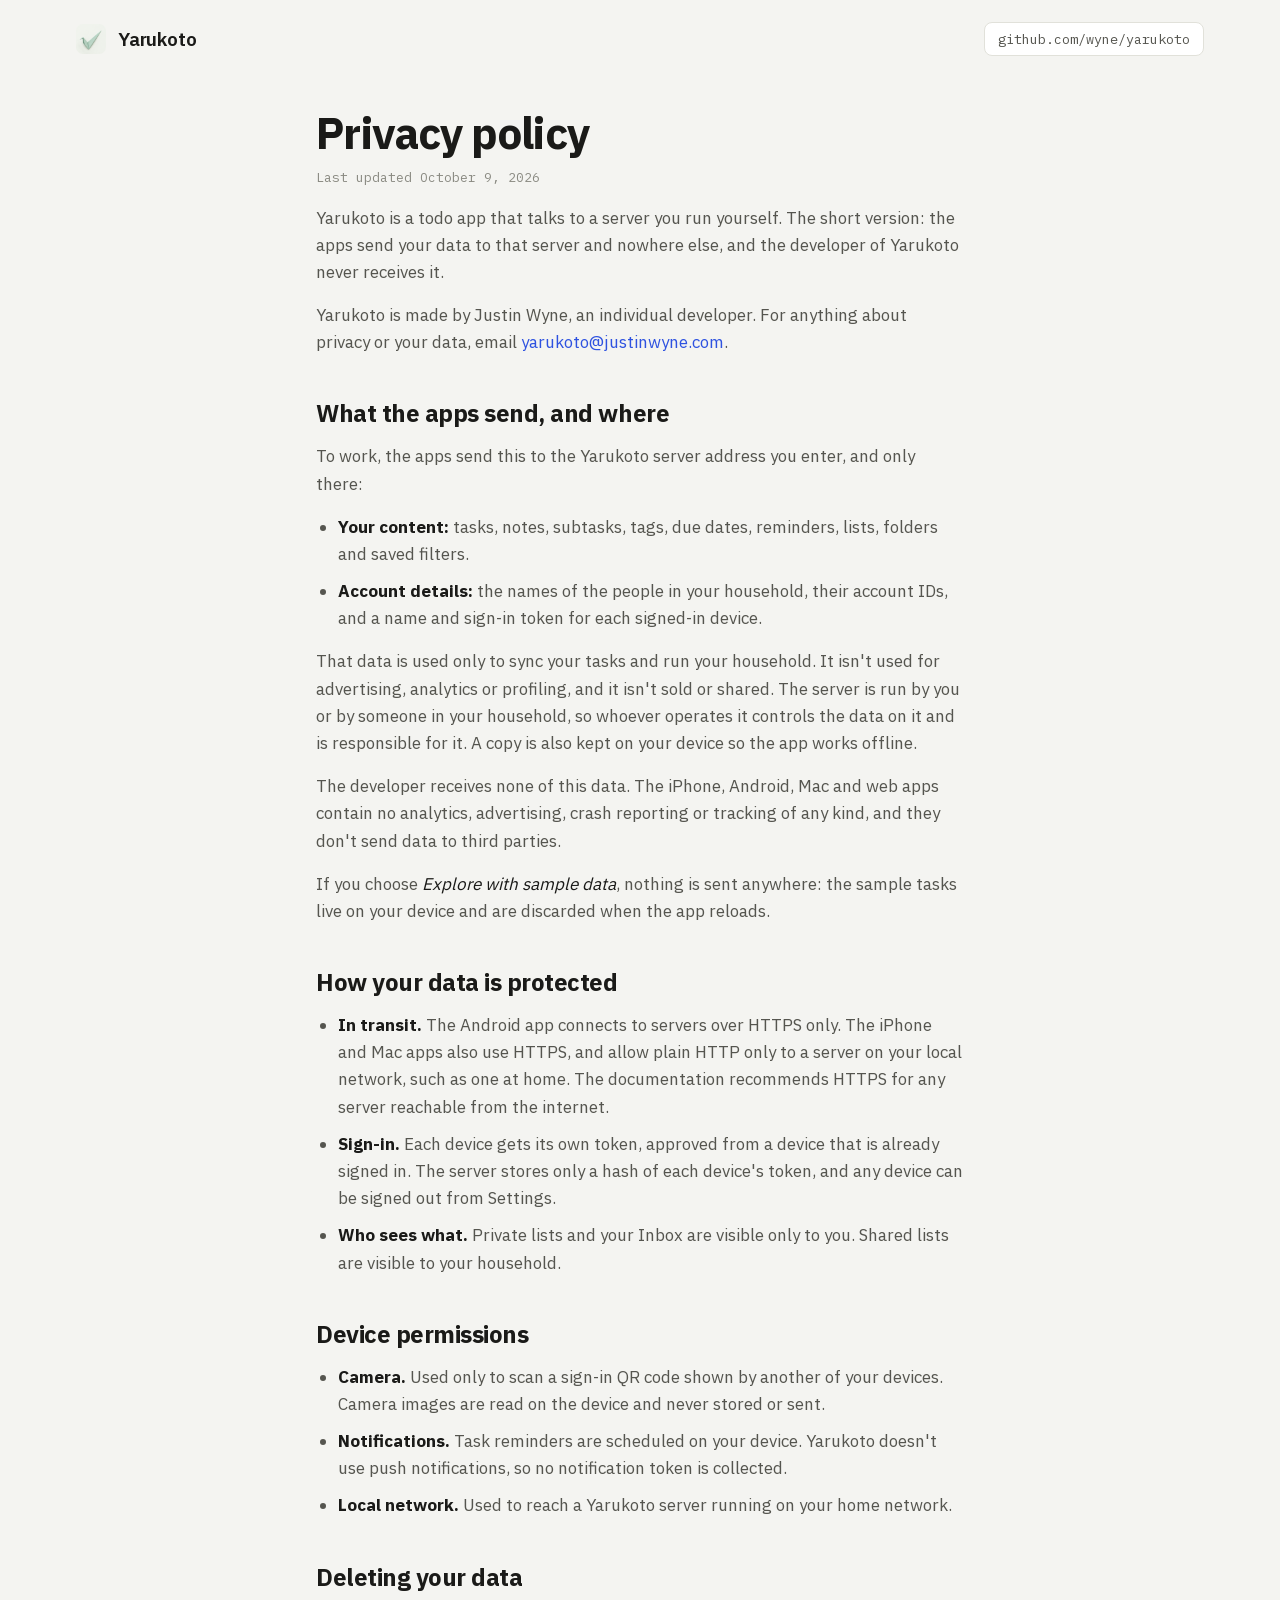
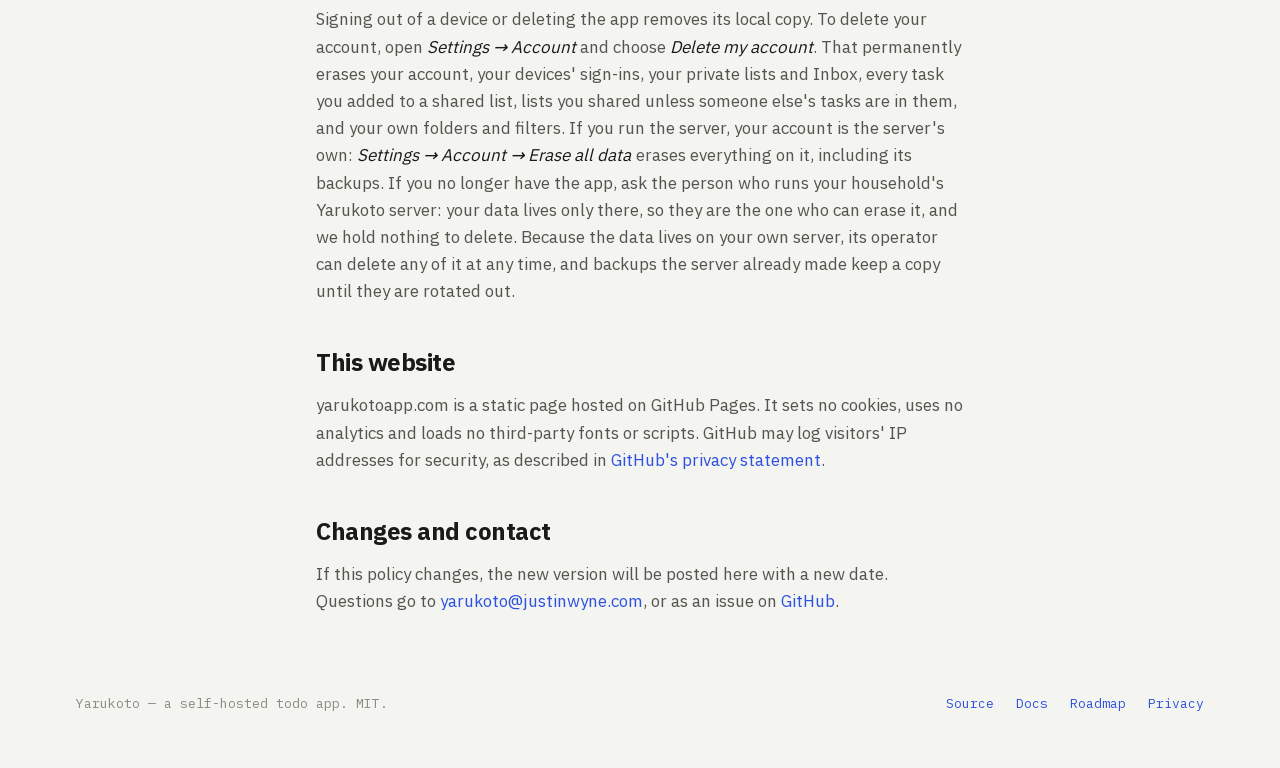
<file: privacy.html>
<!DOCTYPE html>
<html lang="en">
<head>
<meta charset="utf-8" />
<meta name="viewport" content="width=device-width, initial-scale=1" />
<title>Privacy — Yarukoto</title>
<meta name="description" content="Yarukoto's privacy policy. The apps send your tasks only to the server you choose, and the developer receives none of it." />
<link rel="canonical" href="https://yarukotoapp.com/privacy.html" />
<link rel="icon" href="assets/favicon.png" />
<link rel="apple-touch-icon" href="assets/app-icon-180.png" />
<link rel="stylesheet" href="styles.css" />
</head>
<body>

<header class="site-header shell">
  <a class="brand" href="/">
    <img src="assets/app-icon-180.png" alt="" width="30" height="30" />
    <span>Yarukoto</span>
  </a>
  <nav class="site-nav">
    <a class="repo-pill" href="https://github.com/wyne/yarukoto">github.com/wyne/yarukoto</a>
  </nav>
</header>

<main class="shell legal">
  <h1>Privacy policy</h1>
  <p class="legal-updated">Last updated October 9, 2026</p>

  <p>Yarukoto is a todo app that talks to a server you run yourself. The short version: the apps send your data to that server and nowhere else, and the developer of Yarukoto never receives it.</p>
  <p>Yarukoto is made by Justin Wyne, an individual developer. For anything about privacy or your data, email <a href="mailto:yarukoto@justinwyne.com">yarukoto@justinwyne.com</a>.</p>

  <h2>What the apps send, and where</h2>
  <p>To work, the apps send this to the Yarukoto server address you enter, and only there:</p>
  <ul>
    <li><strong>Your content:</strong> tasks, notes, subtasks, tags, due dates, reminders, lists, folders and saved filters.</li>
    <li><strong>Account details:</strong> the names of the people in your household, their account IDs, and a name and sign-in token for each signed-in device.</li>
  </ul>
  <p>That data is used only to sync your tasks and run your household. It isn't used for advertising, analytics or profiling, and it isn't sold or shared. The server is run by you or by someone in your household, so whoever operates it controls the data on it and is responsible for it. A copy is also kept on your device so the app works offline.</p>
  <p>The developer receives none of this data. The iPhone, Android, Mac and web apps contain no analytics, advertising, crash reporting or tracking of any kind, and they don't send data to third parties.</p>
  <p>If you choose <em>Explore with sample data</em>, nothing is sent anywhere: the sample tasks live on your device and are discarded when the app reloads.</p>

  <h2>How your data is protected</h2>
  <ul>
    <li><strong>In transit.</strong> The Android app connects to servers over HTTPS only. The iPhone and Mac apps also use HTTPS, and allow plain HTTP only to a server on your local network, such as one at home. The documentation recommends HTTPS for any server reachable from the internet.</li>
    <li><strong>Sign-in.</strong> Each device gets its own token, approved from a device that is already signed in. The server stores only a hash of each device's token, and any device can be signed out from Settings.</li>
    <li><strong>Who sees what.</strong> Private lists and your Inbox are visible only to you. Shared lists are visible to your household.</li>
  </ul>

  <h2>Device permissions</h2>
  <ul>
    <li><strong>Camera.</strong> Used only to scan a sign-in QR code shown by another of your devices. Camera images are read on the device and never stored or sent.</li>
    <li><strong>Notifications.</strong> Task reminders are scheduled on your device. Yarukoto doesn't use push notifications, so no notification token is collected.</li>
    <li><strong>Local network.</strong> Used to reach a Yarukoto server running on your home network.</li>
  </ul>

  <h2 id="delete-account">Deleting your data</h2>
  <p>Signing out of a device or deleting the app removes its local copy. To delete your account, open <em>Settings → Account</em> and choose <em>Delete my account</em>. That permanently erases your account, your devices' sign-ins, your private lists and Inbox, every task you added to a shared list, lists you shared unless someone else's tasks are in them, and your own folders and filters. If you run the server, your account is the server's own: <em>Settings → Account → Erase all data</em> erases everything on it, including its backups. If you no longer have the app, ask the person who runs your household's Yarukoto server: your data lives only there, so they are the one who can erase it, and we hold nothing to delete. Because the data lives on your own server, its operator can delete any of it at any time, and backups the server already made keep a copy until they are rotated out.</p>

  <h2>This website</h2>
  <p>yarukotoapp.com is a static page hosted on GitHub Pages. It sets no cookies, uses no analytics and loads no third-party fonts or scripts. GitHub may log visitors' IP addresses for security, as described in <a href="https://docs.github.com/en/site-policy/privacy-policies/github-general-privacy-statement">GitHub's privacy statement</a>.</p>

  <h2>Changes and contact</h2>
  <p>If this policy changes, the new version will be posted here with a new date. Questions go to <a href="mailto:yarukoto@justinwyne.com">yarukoto@justinwyne.com</a>, or as an issue on <a href="https://github.com/wyne/yarukoto/issues">GitHub</a>.</p>
</main>

<footer class="site-footer shell">
  <span>Yarukoto — a self-hosted todo app. MIT.</span>
  <nav>
    <a href="https://github.com/wyne/yarukoto">Source</a>
    <a href="https://docs.yarukotoapp.com/">Docs</a>
    <a href="https://github.com/wyne/yarukoto/blob/main/ROADMAP.md">Roadmap</a>
    <a href="/privacy.html">Privacy</a>
  </nav>
</footer>

</body>
</html>
</file>
<file: styles.css>
/* IBM Plex — self-hosted (SIL OFL 1.1, see assets/fonts/IBM-Plex-OFL.txt).
   Subset to latin; no third-party font requests are made by this site. */
@font-face {
  font-family: 'IBM Plex Sans';
  font-style: normal; font-weight: 400; font-display: swap;
  src: url('assets/fonts/plex-sans-400.woff2') format('woff2');
}
@font-face {
  font-family: 'IBM Plex Sans';
  font-style: normal; font-weight: 600; font-display: swap;
  src: url('assets/fonts/plex-sans-600.woff2') format('woff2');
}
@font-face {
  font-family: 'IBM Plex Sans';
  font-style: normal; font-weight: 700; font-display: swap;
  src: url('assets/fonts/plex-sans-700.woff2') format('woff2');
}
@font-face {
  font-family: 'IBM Plex Mono';
  font-style: normal; font-weight: 400; font-display: swap;
  src: url('assets/fonts/plex-mono-400.woff2') format('woff2');
}

/* Yarukoto landing — design tokens */
:root {
  --ease-out: cubic-bezier(0.2, 0.7, 0.2, 1);
  --bg:        #F4F4F1;
  --band:      #E9E9E4;
  --card:      #FFFFFF;
  --card-alt:  #FBFBF9;
  --chip:      #EEEEE8;
  --ink:       #1A1A18;
  --muted:     #55554F;
  --faint:     #8A8A82;
  --line:      #E1E1DA;
  --line-soft: #EDEDE7;
  --line-hov:  #C6C6BE;
  --link:      #2E52E0;
  --link-hov:  #1A38A8;
  --green:     #1E7A3C;
  --red:       #C22B23;
  --sans: 'IBM Plex Sans', system-ui, -apple-system, sans-serif;
  --mono: 'IBM Plex Mono', ui-monospace, SFMono-Regular, Menlo, monospace;
  --shell: 1240px;
  --pad: 56px;
}

* { box-sizing: border-box; }

body {
  margin: 0;
  background: var(--bg);
  color: var(--ink);
  font-family: var(--sans);
  -webkit-font-smoothing: antialiased;
}

a { color: var(--link); text-decoration: none; }
a:hover { color: var(--link-hov); text-decoration: underline; }

img { max-width: 100%; }

code {
  font-family: var(--mono);
  font-size: 0.92em;
}
code.chip {
  background: var(--chip);
  border-radius: 5px;
  padding: 1px 5px;
}
code.chip-light {
  background: var(--card);
  border: 1px solid var(--line);
  border-radius: 5px;
  padding: 1px 5px;
}

.shell {
  max-width: var(--shell);
  margin: 0 auto;
  padding-left: var(--pad);
  padding-right: var(--pad);
}

/* ---------- header ---------- */
.site-header {
  display: flex;
  align-items: center;
  justify-content: space-between;
  gap: 24px;
  padding-top: 22px;
  padding-bottom: 22px;
}
.brand {
  display: flex;
  align-items: center;
  gap: 12px;
  color: var(--ink);
}
.brand:hover { text-decoration: none; color: var(--ink); }
.brand img {
  display: block;
  width: 30px;
  height: 30px;
  border-radius: 7px;
}
.brand span {
  font-size: 19px;
  font-weight: 600;
  letter-spacing: -0.01em;
}
.site-nav {
  display: flex;
  align-items: center;
  gap: 28px;
  font-size: 14.5px;
  color: var(--muted);
}
.site-nav a { color: var(--muted); }
.site-nav a:hover { color: var(--ink); }
.repo-pill {
  font-family: var(--mono);
  font-size: 13.5px;
  color: var(--ink);
  border: 1px solid var(--line);
  background: var(--card);
  border-radius: 8px;
  padding: 7px 13px;
  white-space: nowrap;
}
.repo-pill:hover {
  border-color: var(--line-hov);
  color: var(--ink);
  text-decoration: none;
}

/* ---------- shared type ---------- */
.eyebrow {
  font-family: var(--mono);
  font-size: 12.5px;
  letter-spacing: 0.08em;
  text-transform: uppercase;
  color: var(--faint);
  margin-bottom: 20px;
}
h1 {
  margin: 0;
  font-size: 54px;
  line-height: 1.04;
  letter-spacing: -0.028em;
  font-weight: 700;
  text-wrap: balance;
}
h2 {
  margin: 0;
  font-size: 34px;
  line-height: 1.12;
  letter-spacing: -0.02em;
  font-weight: 700;
  text-wrap: balance;
}
.lede {
  margin: 22px 0 0;
  font-size: 18px;
  line-height: 1.55;
  color: var(--muted);
  max-width: 38ch;
  text-wrap: pretty;
}
.body-copy {
  font-size: 16.5px;
  line-height: 1.6;
  color: var(--muted);
  text-wrap: pretty;
}

/* ---------- buttons ---------- */
.btn {
  display: inline-block;
  font-size: 15px;
  font-weight: 600;
  padding: 13px 22px;
  border-radius: 10px;
  border: 1px solid transparent;
}
.btn:hover { text-decoration: none; }
.btn-primary { background: var(--ink); color: #FFFFFF; }
.btn-primary:hover { background: #000000; color: #FFFFFF; }
.btn-secondary {
  background: var(--card);
  color: var(--ink);
  border-color: var(--line);
}
.btn-secondary:hover { border-color: var(--line-hov); color: var(--ink); }

/* ---------- hero ---------- */
.hero { padding-top: 56px; }
.hero-grid {
  display: grid;
  grid-template-columns: minmax(380px, 460px) 1fr;
  gap: 64px;
  align-items: start;
}
/* Let one-column grids shrink below their content on small phones. */
.hero-grid > *,
.split > *,
.ha-grid > *,
.install-head > *,
.install-panel > * { min-width: 0; }
.hero-copy { padding-top: 16px; }
.hero-actions {
  display: flex;
  flex-wrap: wrap;
  gap: 12px;
  margin-top: 32px;
}
.hero-facts {
  margin-top: 36px;
  padding-top: 24px;
  border-top: 1px solid var(--line);
  display: grid;
  grid-template-columns: 1fr 1fr;
  gap: 20px 28px;
  font-size: 14px;
  color: var(--muted);
}
.hero-facts dt {
  font-weight: 600;
  color: var(--ink);
  margin-bottom: 3px;
}
.hero-facts dd { margin: 0; }

/* ---------- device composition ---------- */
.browser {
  flex: 1;
  min-width: 0;
  border: 1px solid var(--line);
  border-radius: 14px;
  overflow: hidden;
  background: var(--card);
  box-shadow: 0 24px 60px -28px rgba(26, 26, 24, 0.28);
}
.browser-bar {
  display: flex;
  align-items: center;
  gap: 7px;
  padding: 11px 14px;
  background: var(--card-alt);
  border-bottom: 1px solid var(--line-soft);
}
.browser-bar i {
  width: 9px;
  height: 9px;
  border-radius: 50%;
  background: #DDDDD5;
}
.browser-bar .url {
  margin-left: 10px;
  font-family: var(--mono);
  font-size: 11.5px;
  color: var(--faint);
}
.browser img { display: block; width: 100%; height: auto; }
/* Phones are real device frames with transparent edges, shown flat:
   the frames are drawn straight on, so tilting them looks wrong. */
.device {
  flex: none;
  filter: drop-shadow(0 28px 24px rgba(26, 26, 24, 0.2)) drop-shadow(0 6px 8px rgba(26, 26, 24, 0.1));
}
.device img { display: block; width: 100%; height: auto; }

/* ---------- hero scene ----------
   A rendered desk scene that loops from day to night and back. */
.hero-scene { margin: 0; }
.hero-scene video {
  display: block;
  width: 100%;
  height: auto;
  aspect-ratio: 16 / 9;
  border-radius: 14px;
  background: #E7E3DA url('assets/hero/day.webp') center / cover;
  box-shadow: 0 30px 70px -30px rgba(26, 26, 24, 0.35);
}
.hero-scene-caption {
  position: relative;
  height: 20px;
  margin-top: 16px;
  font-family: var(--mono);
  font-size: 12.5px;
  color: var(--faint);
}
.hero-scene-caption span {
  position: absolute;
  left: 0;
  top: 0;
  transition: opacity 0.4s var(--ease-out);
}
.hero-scene-caption span + span { opacity: 0; }
.hero-scene.is-night .hero-scene-caption span:first-child { opacity: 0; }
.hero-scene.is-night .hero-scene-caption span + span { opacity: 1; }

/* ---------- sections ---------- */
.section { padding-top: 120px; }
.section-tight { padding-top: 104px; }

.split {
  display: grid;
  gap: 64px;
  align-items: center;
}
.split-shot-left { grid-template-columns: 1fr minmax(360px, 440px); }
.split-top { align-items: start; }

.framed {
  border: 1px solid var(--line);
  border-radius: 14px;
  overflow: hidden;
  background: var(--card);
}
.framed img { display: block; width: 100%; height: auto; }
.framed-shadow { box-shadow: 0 24px 60px -32px rgba(26, 26, 24, 0.3); }

.syntax-sample {
  font-family: var(--mono);
  font-size: 15px;
  background: var(--card);
  border: 1px solid var(--line);
  border-radius: 10px;
  padding: 14px 16px;
  margin: 24px 0 20px;
  color: var(--ink);
  overflow-x: auto;
}
.tok-date { color: var(--link); }
.tok-meta { color: var(--muted); }
.tok-prio { color: var(--red); }

.plain-list {
  margin: 22px 0 0;
  padding: 0;
  list-style: none;
  display: flex;
  flex-direction: column;
  gap: 10px;
  font-size: 15.5px;
  color: var(--muted);
}

/* ---------- views showcase ---------- */
.section-intro {
  margin: 14px 0 40px;
  font-size: 16.5px;
  line-height: 1.6;
  color: var(--muted);
  max-width: 62ch;
  text-wrap: pretty;
}
.showcase {
  display: grid;
  grid-template-columns: minmax(280px, 340px) 1fr;
  gap: 40px;
  align-items: start;
}
.showcase-tabs { display: flex; flex-direction: column; gap: 6px; }
.showcase-tab {
  position: relative;
  overflow: hidden;
  display: block;
  width: 100%;
  text-align: left;
  font: inherit;
  color: inherit;
  background: transparent;
  border: 1px solid transparent;
  border-radius: 12px;
  padding: 16px 18px 18px;
  cursor: pointer;
}
.showcase-tab:hover { background: var(--card-alt); }
.showcase-tab:focus-visible { outline: 2px solid var(--link); outline-offset: 2px; }
.showcase-tab b {
  display: block;
  font-size: 17px;
  font-weight: 600;
  color: var(--faint);
  transition: color 0.2s;
}
.showcase-tab span {
  display: block;
  margin-top: 4px;
  font-size: 15px;
  line-height: 1.5;
  color: var(--faint);
  transition: color 0.2s;
}
.showcase-tab[aria-selected="true"] {
  background: var(--card);
  border-color: var(--line);
  box-shadow: 0 12px 30px -22px rgba(26, 26, 24, 0.35);
}
.showcase-tab[aria-selected="true"] b { color: var(--ink); }
.showcase-tab[aria-selected="true"] span { color: var(--muted); }
.showcase-progress {
  position: absolute;
  left: 0;
  bottom: 0;
  height: 2px;
  width: 0;
  background: var(--link);
}
.is-rotating .showcase-tab[aria-selected="true"] .showcase-progress {
  animation: showcase-fill 6s linear;
}
@keyframes showcase-fill { from { width: 0; } to { width: 100%; } }
.showcase-stage { box-shadow: 0 30px 70px -34px rgba(26, 26, 24, 0.35); }
.showcase-panels {
  position: relative;
  aspect-ratio: 16 / 10;
  background: var(--bg);
}
.showcase-panels img {
  position: absolute;
  inset: 0;
  width: 100%;
  height: 100%;
  object-fit: cover;
  object-position: top left;
  opacity: 0;
  transition: opacity 0.35s ease;
}
.showcase-panels img.is-active { opacity: 1; }
.showcase-caption { display: none; }

/* ---------- install band ---------- */
.band {
  margin-top: 120px;
  background: var(--band);
  border-top: 1px solid var(--line);
  border-bottom: 1px solid var(--line);
}
.terminal {
  background: var(--ink);
  border-radius: 14px;
  padding: 26px 28px;
  font-family: var(--mono);
  font-size: 14px;
  line-height: 2;
  color: var(--card-alt);
  overflow-x: auto;
  margin: 0;
  white-space: pre;
}
.terminal-dense { font-size: 13.5px; line-height: 1.85; }
.terminal .c { color: var(--faint); }

.install { padding-top: 88px; padding-bottom: 88px; }
.install-head {
  display: grid;
  grid-template-columns: minmax(300px, 1fr) minmax(300px, 1.1fr);
  gap: 24px 64px;
  align-items: end;
}
.install-head .body-copy { margin: 0; }
.install-tabs {
  display: flex;
  flex-wrap: wrap;
  gap: 4px;
  margin: 36px 0 24px;
  padding: 4px;
  width: fit-content;
  max-width: 100%;
  background: var(--chip);
  border: 1px solid var(--line);
  border-radius: 12px;
}
.install-tabs button {
  font: inherit;
  font-size: 14.5px;
  font-weight: 600;
  color: var(--muted);
  background: transparent;
  border: 0;
  border-radius: 9px;
  padding: 9px 16px;
  cursor: pointer;
  white-space: nowrap;
}
.install-tabs button:hover { color: var(--ink); }
.install-tabs button:focus-visible { outline: 2px solid var(--link); outline-offset: 1px; }
.install-tabs button[aria-selected="true"] {
  background: var(--card);
  color: var(--ink);
  box-shadow: 0 1px 2px rgba(26, 26, 24, 0.12);
}
.install-tabs em {
  font-style: normal;
  font-family: var(--mono);
  font-size: 11px;
  font-weight: 400;
  letter-spacing: 0.04em;
  text-transform: uppercase;
  color: var(--green);
  margin-left: 6px;
}
.install-panel {
  display: grid;
  grid-template-columns: minmax(300px, 400px) 1fr;
  gap: 40px;
  align-items: start;
}
.install-panel[hidden] { display: none; }
.install-steps .steps { margin-top: 0; }
.install-code { display: flex; flex-direction: column; gap: 16px; min-width: 0; }
.install-note {
  margin: 16px 0 0;
  font-size: 14px;
  line-height: 1.55;
  color: var(--muted);
}
.codeblock {
  border-radius: 14px;
  overflow: hidden;
  background: var(--ink);
}
.codeblock-bar {
  display: flex;
  align-items: center;
  justify-content: space-between;
  padding: 8px 10px 8px 20px;
  border-bottom: 1px solid #2E2E2B;
  font-family: var(--mono);
  font-size: 12px;
  color: var(--faint);
}
.codeblock .terminal { border-radius: 0; padding: 18px 20px 20px; }
.copy {
  font: inherit;
  font-size: 12px;
  color: var(--card-alt);
  background: #2E2E2B;
  border: 0;
  border-radius: 6px;
  padding: 4px 10px;
  cursor: pointer;
}
.copy:hover { background: #3A3A36; }

.after-install {
  margin-top: 56px;
  padding-top: 40px;
  border-top: 1px solid var(--line);
}
.after-install h3 {
  margin: 0 0 20px;
  font-family: var(--mono);
  font-size: 12.5px;
  font-weight: 400;
  letter-spacing: 0.08em;
  text-transform: uppercase;
  color: var(--faint);
}
.after-grid {
  display: grid;
  grid-template-columns: repeat(4, 1fr);
  gap: 20px;
}
.after-grid > div {
  background: var(--card);
  border: 1px solid var(--line);
  border-radius: 14px;
  padding: 20px 20px 22px;
}
.after-grid h4 { margin: 14px 0 6px; font-size: 16px; }
.after-grid p { margin: 0; font-size: 14.5px; line-height: 1.55; color: var(--muted); }
.install-more { margin-top: 24px; }

/* ---------- comparison table ---------- */
.compare {
  margin-top: 36px;
  border: 1px solid var(--line);
  border-radius: 14px;
  background: var(--card);
  overflow: hidden;
  width: 100%;
  border-collapse: collapse;
  text-align: left;
}
.compare thead th {
  font-family: var(--mono);
  font-weight: 400;
  font-size: 12px;
  letter-spacing: 0.07em;
  text-transform: uppercase;
  color: var(--faint);
  background: var(--card-alt);
  border-bottom: 1px solid var(--line);
  padding: 14px 24px;
}
.compare thead th.us { color: var(--ink); }
.compare tbody th {
  font-size: 15.5px;
  font-weight: 600;
  padding: 16px 24px;
  width: 34%;
}
.compare tbody td { font-size: 15.5px; padding: 16px 24px; width: 33%; }
.compare tbody td.us { color: var(--ink); }
.compare tbody td.them { color: var(--muted); }
.compare tbody tr:not(:last-child) th,
.compare tbody tr:not(:last-child) td {
  border-bottom: 1px solid var(--line-soft);
}

/* ---------- native apps callout ---------- */
.native-callout {
  display: grid;
  grid-template-columns: minmax(0, 1fr) minmax(300px, 0.8fr);
  gap: 64px;
  align-items: end;
  padding: 48px 0;
  border-top: 1px solid var(--line);
  border-bottom: 1px solid var(--line);
}
.native-callout .eyebrow { margin-bottom: 16px; }
.native-callout .body-copy { margin: 0; }

/* ---------- closing cta ---------- */
.cta {
  background: var(--card);
  border: 1px solid var(--line);
  border-radius: 16px;
  padding: 52px 56px;
  display: flex;
  align-items: center;
  justify-content: space-between;
  gap: 48px;
  flex-wrap: wrap;
}
.cta h2 { font-size: 28px; line-height: 1.15; }
.cta p {
  margin: 10px 0 0;
  font-size: 16px;
  color: var(--muted);
  max-width: 52ch;
}
.cta-actions { display: flex; gap: 12px; flex-wrap: wrap; }

/* ---------- section heads ---------- */
.section-head { max-width: 760px; }
.section-head .section-intro { margin-bottom: 44px; }
.section-head.center { margin: 0 auto; text-align: center; }
.section-head.center .section-intro { margin-left: auto; margin-right: auto; }

kbd {
  font-family: var(--mono);
  font-size: 0.86em;
  background: var(--chip);
  border: 1px solid var(--line);
  border-radius: 5px;
  padding: 0 5px;
  white-space: nowrap;
}

.ticks {
  margin: 22px 0 0;
  padding: 0;
  list-style: none;
  display: flex;
  flex-direction: column;
  gap: 12px;
  font-size: 15.5px;
  line-height: 1.55;
  color: var(--muted);
}
.ticks code { white-space: nowrap; }
.ticks li {
  position: relative;
  padding-left: 26px;
  text-wrap: pretty;
}
.ticks li::before {
  content: '';
  position: absolute;
  left: 2px;
  top: 0.45em;
  width: 11px;
  height: 6px;
  border-left: 2px solid var(--green);
  border-bottom: 2px solid var(--green);
  transform: rotate(-45deg);
}
.ticks b { color: var(--ink); font-weight: 600; }

/* ---------- plan ---------- */
.plan-grid {
  display: grid;
  grid-template-columns: minmax(0, 2.1fr) minmax(0, 1fr);
  gap: 44px;
  align-items: center;
}
.plan-video { display: block; width: 100%; height: auto; background: var(--card); }
.plan-points { margin: 0; }
.plan-phone {
  display: grid;
  grid-template-columns: auto minmax(0, 460px);
  justify-content: center;
  align-items: center;
  gap: 72px;
  margin-top: 96px;
}
.plan-phone h3 { margin: 0 0 12px; font-size: 22px; }
.plan-phone .body-copy { margin: 0; }
/* A drawn bezel rather than a cut-out image: the screen's corner radius and the
   bezel's are concentric, so the video's corners meet the frame cleanly at any size. */
.phone-frame {
  --w: 264px;
  --bezel: 9px;
  width: var(--w);
  padding: var(--bezel);
  --screen-radius: calc((var(--w) - 2 * var(--bezel)) * 0.154);
  border-radius: calc(var(--screen-radius) + var(--bezel));
  background: #1C1C1E;
  box-shadow: inset 0 0 0 1px #3A3A3C, 0 28px 48px -20px rgba(26, 26, 24, 0.35), 0 6px 12px rgba(26, 26, 24, 0.08);
}
.phone-frame video {
  display: block;
  width: 100%;
  height: auto;
  aspect-ratio: 600 / 1304;
  border-radius: var(--screen-radius);
  background: var(--card);
}
@media (max-width: 1080px) {
  .plan-grid { grid-template-columns: 1fr; gap: 28px; }
}
@media (max-width: 760px) {
  .plan-phone { grid-template-columns: 1fr; justify-items: center; gap: 32px; margin-top: 72px; }
  .phone-frame { --w: 232px; --bezel: 8px; }
}

/* ---------- native platforms ---------- */
.platforms {
  display: grid;
  grid-template-columns: repeat(3, 1fr);
  gap: 24px;
}
.platform {
  background: var(--card);
  border: 1px solid var(--line);
  border-radius: 16px;
  overflow: hidden;
  display: flex;
  flex-direction: column;
}
.platform-visual {
  height: 300px;
  background: var(--band);
  border-bottom: 1px solid var(--line);
  display: flex;
  align-items: center;
  justify-content: center;
  overflow: hidden;
  position: relative;
}
.platform-body { padding: 26px 26px 30px; }
.downloads {
  margin-top: 24px;
  padding: 26px;
  background: var(--card);
  border: 1px solid var(--line);
  border-radius: 16px;
  display: flex;
  flex-wrap: wrap;
  align-items: center;
  justify-content: space-between;
  gap: 20px 40px;
}
.downloads-copy { flex: 1 1 360px; min-width: 0; }
.downloads h3 { margin: 0; font-size: 21px; letter-spacing: -0.01em; }
.downloads p { margin: 8px 0 0; color: var(--muted); line-height: 1.55; text-wrap: pretty; }
.downloads-actions { display: flex; flex-wrap: wrap; gap: 16px; }
.dl { display: flex; flex-direction: column; align-items: center; gap: 8px; }
.dl-badge {
  display: flex;
  align-items: center;
  gap: 12px;
  min-width: 196px;
  padding: 11px 22px 11px 18px;
  border-radius: 12px;
  border: 1px solid var(--line);
  background: var(--card);
  color: var(--ink);
}
.dl-badge:hover { text-decoration: none; color: var(--ink); border-color: var(--line-hov); }
.dl-badge.is-primary { background: var(--ink); border-color: var(--ink); color: #FFFFFF; }
.dl-badge.is-primary:hover { background: #000000; color: #FFFFFF; }
.dl-logo { width: 26px; height: 26px; flex: none; }
.dl-text { display: flex; flex-direction: column; line-height: 1.15; }
.dl-small { font-size: 12px; opacity: 0.75; }
.dl-os { font-size: 19px; font-weight: 700; letter-spacing: -0.01em; }
.dl-meta { font-family: var(--mono); font-size: 11.5px; color: var(--muted); }
.downloads .dl-note {
  flex: 1 1 100%;
  margin: 0;
  padding-top: 16px;
  border-top: 1px solid var(--line-soft);
  font-size: 13.5px;
}
.platform h3 {
  margin: 0;
  font-size: 21px;
  letter-spacing: -0.01em;
}
.platform .ticks { margin-top: 14px; font-size: 15px; gap: 10px; }

.visual-phone { align-items: flex-start; padding-top: 34px; }
.visual-phone .device { width: 210px; }

/* mac window */
.visual-mac { align-items: flex-start; justify-content: flex-start; }
.mac-window {
  display: block;
  width: 560px;
  max-width: none;
  height: auto;
  margin: 30px 0 0 26px;
  border-radius: 10px;
  box-shadow: 0 0 0 1px rgba(26, 26, 24, 0.1), 0 26px 50px -20px rgba(26, 26, 24, 0.45);
  flex: none;
}

/* ---------- household ---------- */
.split-shot-right { grid-template-columns: minmax(340px, 460px) 1fr; }
.household-shots {
  display: grid;
  grid-template-columns: 0.62fr 1fr;
  gap: 20px;
  align-items: start;
}
.household-shots figure { margin: 0; box-shadow: 0 24px 60px -32px rgba(26, 26, 24, 0.3); }
.household-sidebar { aspect-ratio: 600 / 1250; }
.household-sidebar img { height: 100%; object-fit: cover; object-position: top; }
.household-people { margin-top: 48px !important; }

/* ---------- QR flow ---------- */
.qr-flow {
  display: grid;
  grid-template-columns: 1fr 1fr;
  gap: 32px;
  max-width: 980px;
  margin: 0 auto;
}
.qr-step { margin: 0; }
.qr-step .framed {
  aspect-ratio: 1 / 1;
  display: flex;
  align-items: center;
  justify-content: center;
  background: var(--card);
}
.qr-step .framed img { width: 100%; height: 100%; object-fit: contain; }
.qr-step figcaption {
  display: flex;
  gap: 14px;
  margin-top: 18px;
  font-size: 15.5px;
  line-height: 1.55;
  color: var(--muted);
}
.qr-step figcaption b { color: var(--ink); font-weight: 600; }
.step {
  flex: none;
  width: 26px;
  height: 26px;
  border-radius: 50%;
  background: var(--ink);
  color: #FFFFFF;
  font-family: var(--mono);
  font-size: 13px;
  display: flex;
  align-items: center;
  justify-content: center;
  margin-top: 1px;
}

/* ---------- Home Assistant ---------- */
.band-ha { margin-top: 120px; }
.ha-grid {
  padding-top: 88px;
  padding-bottom: 96px;
  display: grid;
  grid-template-columns: minmax(320px, 400px) 1fr;
  gap: 56px;
  align-items: start;
}
.ha-copy .body-copy { margin: 18px 0 0; }
.steps {
  margin: 28px 0 0;
  padding: 22px 24px 22px 44px;
  background: var(--card);
  border: 1px solid var(--line);
  border-radius: 12px;
  display: flex;
  flex-direction: column;
  gap: 10px;
  font-size: 14.5px;
  line-height: 1.5;
  color: var(--muted);
}
.steps li::marker { font-family: var(--mono); color: var(--faint); }
.steps b { color: var(--ink); }
.ha-shots { position: relative; padding-bottom: 120px; }
.ha-shots .browser-small {
  position: absolute;
  right: 0;
  bottom: 0;
  width: 50%;
}
.ha-shots .browser:first-child { margin-right: 64px; }

/* ---------- AI ---------- */
.ai-split { grid-template-columns: minmax(340px, 460px) 1fr; }
.ai-split .body-copy { margin: 18px 0 0; }

.sr-only {
  position: absolute;
  width: 1px;
  height: 1px;
  overflow: hidden;
  clip: rect(0 0 0 0);
}

/* ---------- footer ---------- */
.site-footer {
  padding-top: 56px;
  padding-bottom: 56px;
  display: flex;
  align-items: center;
  justify-content: space-between;
  gap: 24px;
  font-family: var(--mono);
  font-size: 13px;
  color: var(--faint);
}
.site-footer nav { display: flex; gap: 22px; flex-wrap: wrap; }

/* ---------- responsive ---------- */
@media (max-width: 1080px) {
  :root { --pad: 40px; }
  .hero-grid,
  .split-shot-left,
  .split-shot-right,
  .ai-split,
  .ha-grid,
  .install-head,
  .install-panel,
  .native-callout {
    grid-template-columns: 1fr;
    gap: 48px;
  }
  .hero-copy { padding-top: 0; }
  .lede { max-width: none; }
  h1 { font-size: 46px; }
  .split-shot-left .framed { order: 2; }
  .platforms { grid-template-columns: 1fr; max-width: 560px; }
  .downloads { max-width: 560px; }
  .after-grid { grid-template-columns: 1fr 1fr; }
  .showcase { grid-template-columns: 1fr; gap: 24px; }
  .showcase-tabs { display: grid; grid-template-columns: 1fr 1fr; }
  .ha-shots .browser-small { right: 0; }
}

@media (max-width: 760px) {
  :root { --pad: 22px; }
  h1 { font-size: 36px; }
  h2 { font-size: 27px; }
  .section { padding-top: 80px; }
  .section-tight { padding-top: 72px; }
  .band { margin-top: 80px; }
  .install { padding-top: 56px; padding-bottom: 56px; }
  .install-tabs { width: 100%; }
  .install-tabs button { flex: 1 1 auto; padding: 8px 10px; font-size: 13.5px; }
  .install-tabs em { display: none; }
  .site-nav { gap: 18px; font-size: 13.5px; }
  .site-nav a:not(.repo-pill) { display: none; }
  .hero-facts { grid-template-columns: 1fr; gap: 16px; }
  .cta { padding: 32px 26px; gap: 28px; }
  .terminal { padding: 20px 18px; font-size: 12.5px; }
  .site-footer { flex-direction: column; align-items: flex-start; gap: 14px; }
  .compare { display: block; overflow-x: auto; }
  .qr-flow { grid-template-columns: 1fr; }
  .br-wide { display: none; }
  .after-grid { grid-template-columns: 1fr; }
  .showcase-tabs { gap: 8px; }
  .showcase-tab { padding: 11px 14px 12px; border-color: var(--line); }
  .showcase-tab b { font-size: 15px; }
  .showcase-tab span { display: none; }
  .showcase-caption {
    display: block;
    margin: -8px 0 0;
    font-size: 15px;
    line-height: 1.5;
    color: var(--muted);
  }
  .household-shots { grid-template-columns: 1fr 1.4fr; gap: 12px; }
  .household-people { margin-top: 24px !important; }
  .band-ha { margin-top: 80px; }
  .ha-grid { padding-top: 56px; padding-bottom: 64px; }
  .ha-shots { padding-bottom: 72px; }
  .ha-shots .browser-small { width: 62%; }
}

/* ---------- keyboard ---------- */
.keymap { display: flex; flex-direction: column; gap: 18px; min-width: 0; }
.keymap-window {
  border: 1px solid var(--line);
  border-radius: 14px;
  background: var(--card);
  overflow: hidden;
  box-shadow: 0 24px 60px -32px rgba(26, 26, 24, 0.3);
}
.keymap-bar { display: flex; gap: 7px; padding: 12px 14px; border-bottom: 1px solid var(--line-soft); }
.keymap-bar i { width: 11px; height: 11px; border-radius: 50%; background: var(--line); }
.keymap-panes { display: grid; grid-template-columns: 0.7fr 1.3fr 1fr; min-height: 300px; }
.keymap-pane {
  position: relative;
  display: flex;
  flex-direction: column;
  gap: 10px;
  padding: 16px 14px 56px;
  min-width: 0;
}
.keymap-pane + .keymap-pane { border-left: 1px solid var(--line-soft); }
.keymap-side { background: var(--card-alt); }
.km-row, .km-task span, .km-sub, .km-field {
  display: block;
  height: 8px;
  border-radius: 4px;
  background: var(--chip);
}
.km-row { margin: 3px 0; }
.km-short { width: 60%; }
.km-row.is-on { box-shadow: 0 0 0 6px var(--chip); background: var(--line-hov); }
.km-add {
  font-size: 12px;
  color: var(--faint);
  border: 1px solid var(--line);
  border-radius: 7px;
  padding: 6px 9px;
  margin-bottom: 4px;
}
.km-task { display: flex; align-items: center; gap: 9px; padding: 7px 8px; border-radius: 7px; }
.km-task b { flex: none; width: 12px; height: 12px; border-radius: 50%; border: 1.5px solid var(--line-hov); }
.km-task span { flex: 1; }
.km-task.is-on { background: rgba(46, 82, 224, 0.09); box-shadow: inset 0 0 0 1px rgba(46, 82, 224, 0.35); }
.km-task.is-on span { background: rgba(46, 82, 224, 0.28); }
.km-title { height: 12px; width: 80%; background: var(--line-hov); }
.km-notes { height: 34px; border-radius: 6px; background: var(--card-alt); border: 1px solid var(--line-soft); }
.km-sub { margin-left: 18px; }
.km-keys {
  position: absolute;
  left: 14px;
  right: 14px;
  bottom: 16px;
  display: flex;
  flex-wrap: wrap;
  gap: 5px;
}
.km-keys kbd { background: var(--card); box-shadow: 0 1px 0 var(--line); }
.keymap-flow {
  display: flex;
  align-items: center;
  justify-content: center;
  flex-wrap: wrap;
  gap: 10px;
  font-size: 14px;
  color: var(--muted);
}
.keymap-flow span { font-weight: 600; color: var(--ink); }
.keymap-flow kbd { position: relative; }
@media (max-width: 760px) {
  .keymap-panes { grid-template-columns: 0.6fr 1.4fr; min-height: 260px; }
  .keymap-task { display: none; }
}

/* ---------- vim ---------- */
.band-vim { margin-top: 120px; }
.vim { padding-top: 88px; padding-bottom: 96px; }
.vim-grid {
  display: grid;
  grid-template-columns: minmax(0, 1fr) minmax(0, 1fr);
  gap: 56px;
  align-items: start;
}
.vim-demo { margin: 0; min-width: 0; }
.vim-window {
  background: var(--ink);
  color: #E8E8E2;
  border-radius: 14px;
  overflow: hidden;
  box-shadow: 0 30px 70px -36px rgba(26, 26, 24, 0.55);
  font-size: 14.5px;
}
.vim-bar {
  display: flex;
  align-items: center;
  gap: 7px;
  padding: 12px 14px;
  border-bottom: 1px solid rgba(255, 255, 255, 0.08);
}
.vim-bar i { width: 11px; height: 11px; border-radius: 50%; background: rgba(255, 255, 255, 0.16); }
.vim-bar span { margin-left: 10px; font-weight: 600; color: #FFFFFF; }
.vim-add {
  display: flex;
  align-items: center;
  margin: 14px 16px 6px;
  padding: 8px 11px;
  border: 1px solid rgba(255, 255, 255, 0.12);
  border-radius: 8px;
  color: rgba(255, 255, 255, 0.4);
  min-height: 20px;
}
.vim-add .is-draft { color: #FFFFFF; }
.vim-add.is-on { border-color: #7D95F5; box-shadow: 0 0 0 3px rgba(125, 149, 245, 0.25); }
.vim-caret { display: none; width: 1.5px; height: 16px; margin-left: 1px; background: #FFFFFF; }
.vim-add.is-on .vim-caret { display: block; }
.vim-add.is-on span:not(.is-draft) { display: none; }
.vim-list { padding: 4px 10px 12px; min-height: 400px; }
.vim-group {
  display: flex;
  align-items: center;
  gap: 8px;
  padding: 12px 8px 6px;
  font-size: 12.5px;
  font-weight: 600;
  letter-spacing: 0.04em;
  text-transform: uppercase;
  color: rgba(255, 255, 255, 0.55);
  border-radius: 7px;
}
.vim-chev {
  width: 6px;
  height: 6px;
  border-right: 1.5px solid currentColor;
  border-bottom: 1.5px solid currentColor;
  transform: rotate(45deg) translate(-2px, -2px);
}
.vim-group.is-folded .vim-chev { transform: rotate(-45deg); }
.vim-count {
  margin-left: auto;
  font-family: var(--mono);
  font-weight: 400;
  letter-spacing: 0;
}
.vim-task { display: flex; align-items: center; gap: 10px; padding: 7px 8px; border-radius: 7px; }
.vim-task b { flex: none; width: 13px; height: 13px; border-radius: 50%; border: 1.5px solid rgba(255, 255, 255, 0.3); }
.vim-task.is-on, .vim-group.is-on {
  background: rgba(125, 149, 245, 0.18);
  box-shadow: inset 0 0 0 1px rgba(125, 149, 245, 0.55);
}
.vim-group.is-on { color: #FFFFFF; padding-bottom: 8px; padding-top: 8px; margin-top: 4px; }
.vim-status {
  display: flex;
  align-items: center;
  gap: 14px;
  padding: 10px 16px;
  border-top: 1px solid rgba(255, 255, 255, 0.08);
  font-family: var(--mono);
  font-size: 13px;
  background: rgba(255, 255, 255, 0.03);
}
.vim-keys {
  min-width: 2.6em;
  padding: 2px 8px;
  border-radius: 5px;
  background: rgba(255, 255, 255, 0.1);
  color: #FFFFFF;
  text-align: center;
}
.vim-what { color: rgba(255, 255, 255, 0.55); white-space: nowrap; overflow: hidden; text-overflow: ellipsis; }
@media (prefers-reduced-motion: no-preference) {
  .vim-task, .vim-group { transition: background-color 0.15s, box-shadow 0.15s; }
  .vim-keys.is-pressed { animation: vim-press 0.35s var(--ease-out); }
  @keyframes vim-press { from { transform: scale(1.18); background: rgba(125, 149, 245, 0.5); } to { transform: none; } }
}
.vim-cards { display: grid; gap: 14px; }
.vim-card {
  background: var(--card);
  border: 1px solid var(--line);
  border-radius: 14px;
  padding: 16px 18px;
}
.vim-card h3 { margin: 0 0 10px; font-size: 14px; letter-spacing: 0.04em; text-transform: uppercase; color: var(--faint); }
.vim-card dl { margin: 0; display: grid; gap: 8px; }
.vim-card dl div { display: flex; align-items: baseline; gap: 12px; }
.vim-card dt { flex: none; width: 112px; }
.vim-card dd { margin: 0; font-size: 15px; color: var(--muted); }
.vim-copy .ticks { margin-top: 28px; }
@media (max-width: 960px) {
  .vim-grid { grid-template-columns: minmax(0, 1fr); gap: 40px; }
}
@media (max-width: 760px) {
  .band-vim { margin-top: 80px; }
  .vim { padding-top: 64px; padding-bottom: 72px; }
  .vim-list { min-height: 380px; }
  .vim-card dt { width: 92px; }
}

/* ---------- motion ----------
   Everything here is opacity and transform, runs once, and is skipped
   entirely under reduced motion. Reveals only hide content once the
   script has marked the page (.motion), so nothing is lost without it. */
@media (prefers-reduced-motion: no-preference) {
  html { scroll-behavior: smooth; }

  @keyframes rise {
    from { opacity: 0; transform: translateY(16px); }
    to { opacity: 1; transform: none; }
  }
  @keyframes panel-in {
    from { opacity: 0; transform: translateY(6px); }
    to { opacity: 1; transform: none; }
  }

  /* The hero arrives in order: words, then the scene. */
  .hero-copy > * { animation: rise 0.8s var(--ease-out) both; }
  .hero-copy > :nth-child(2) { animation-delay: 70ms; }
  .hero-copy > :nth-child(3) { animation-delay: 140ms; }
  .hero-copy > :nth-child(4) { animation-delay: 210ms; }
  .hero-copy > :nth-child(5) { animation-delay: 260ms; }
  .hero-copy > :nth-child(6) { animation-delay: 320ms; }
  .hero-scene { animation: rise 0.9s var(--ease-out) 0.2s both; }

  /* Sections ease up as they scroll in; siblings follow each other. */
  .motion [data-reveal] {
    opacity: 0;
    transform: translateY(18px);
    transition: opacity 0.75s var(--ease-out), transform 0.75s var(--ease-out);
    transition-delay: var(--reveal-delay, 0ms);
  }
  .motion [data-reveal].is-in { opacity: 1; transform: none; }
  .motion-init [data-reveal] { transition: none; }

  /* Tabs: the chosen panel settles in rather than snapping. */
  .install-tabs button { transition: background-color 0.2s, color 0.2s, box-shadow 0.2s; }
  .install-panel:not([hidden]) { animation: panel-in 0.4s var(--ease-out) both; }
  .showcase-panels { overflow: hidden; }
  .showcase-panels img {
    transform: scale(1.015);
    transition: opacity 0.45s ease, transform 1.2s var(--ease-out);
  }
  .showcase-panels img.is-active { transform: none; }

  .copy { transition: background-color 0.2s, color 0.2s; }
  .site-nav a, .btn, .dl-badge { transition: color 0.2s, background-color 0.2s, border-color 0.2s, transform 0.2s var(--ease-out); }
}

/* Hover lifts, only where there is a real pointer to hover with. */
@media (prefers-reduced-motion: no-preference) and (hover: hover) and (pointer: fine) {
  .platform, .after-grid > div {
    transition: transform 0.35s var(--ease-out), box-shadow 0.35s var(--ease-out), border-color 0.35s;
  }
  .platform:hover, .after-grid > div:hover {
    transform: translateY(-4px);
    border-color: var(--line-hov);
    box-shadow: 0 24px 48px -30px rgba(26, 26, 24, 0.35);
  }
  .btn:hover, .dl-badge:hover { transform: translateY(-1px); }
}

.copy.is-copied, .copy.is-copied:hover { background: #2F6B4F; color: #FFFFFF; }

/* ---------- legal pages ---------- */
.legal { max-width: 760px; padding-top: 32px; padding-bottom: 24px; }
.legal h1 { font-size: 44px; }
.legal h2 { font-size: 24px; margin-top: 44px; }
.legal p, .legal li { font-size: 17px; line-height: 1.6; color: var(--muted); }
.legal p { margin: 16px 0 0; }
.legal ul { margin: 16px 0 0; padding-left: 22px; }
.legal li + li { margin-top: 10px; }
.legal strong, .legal em { color: var(--ink); }
.legal .legal-updated { margin-top: 12px; font-family: var(--mono); font-size: 13px; color: var(--faint); }
@media (max-width: 640px) {
  .legal h1 { font-size: 34px; }
}
</file>
